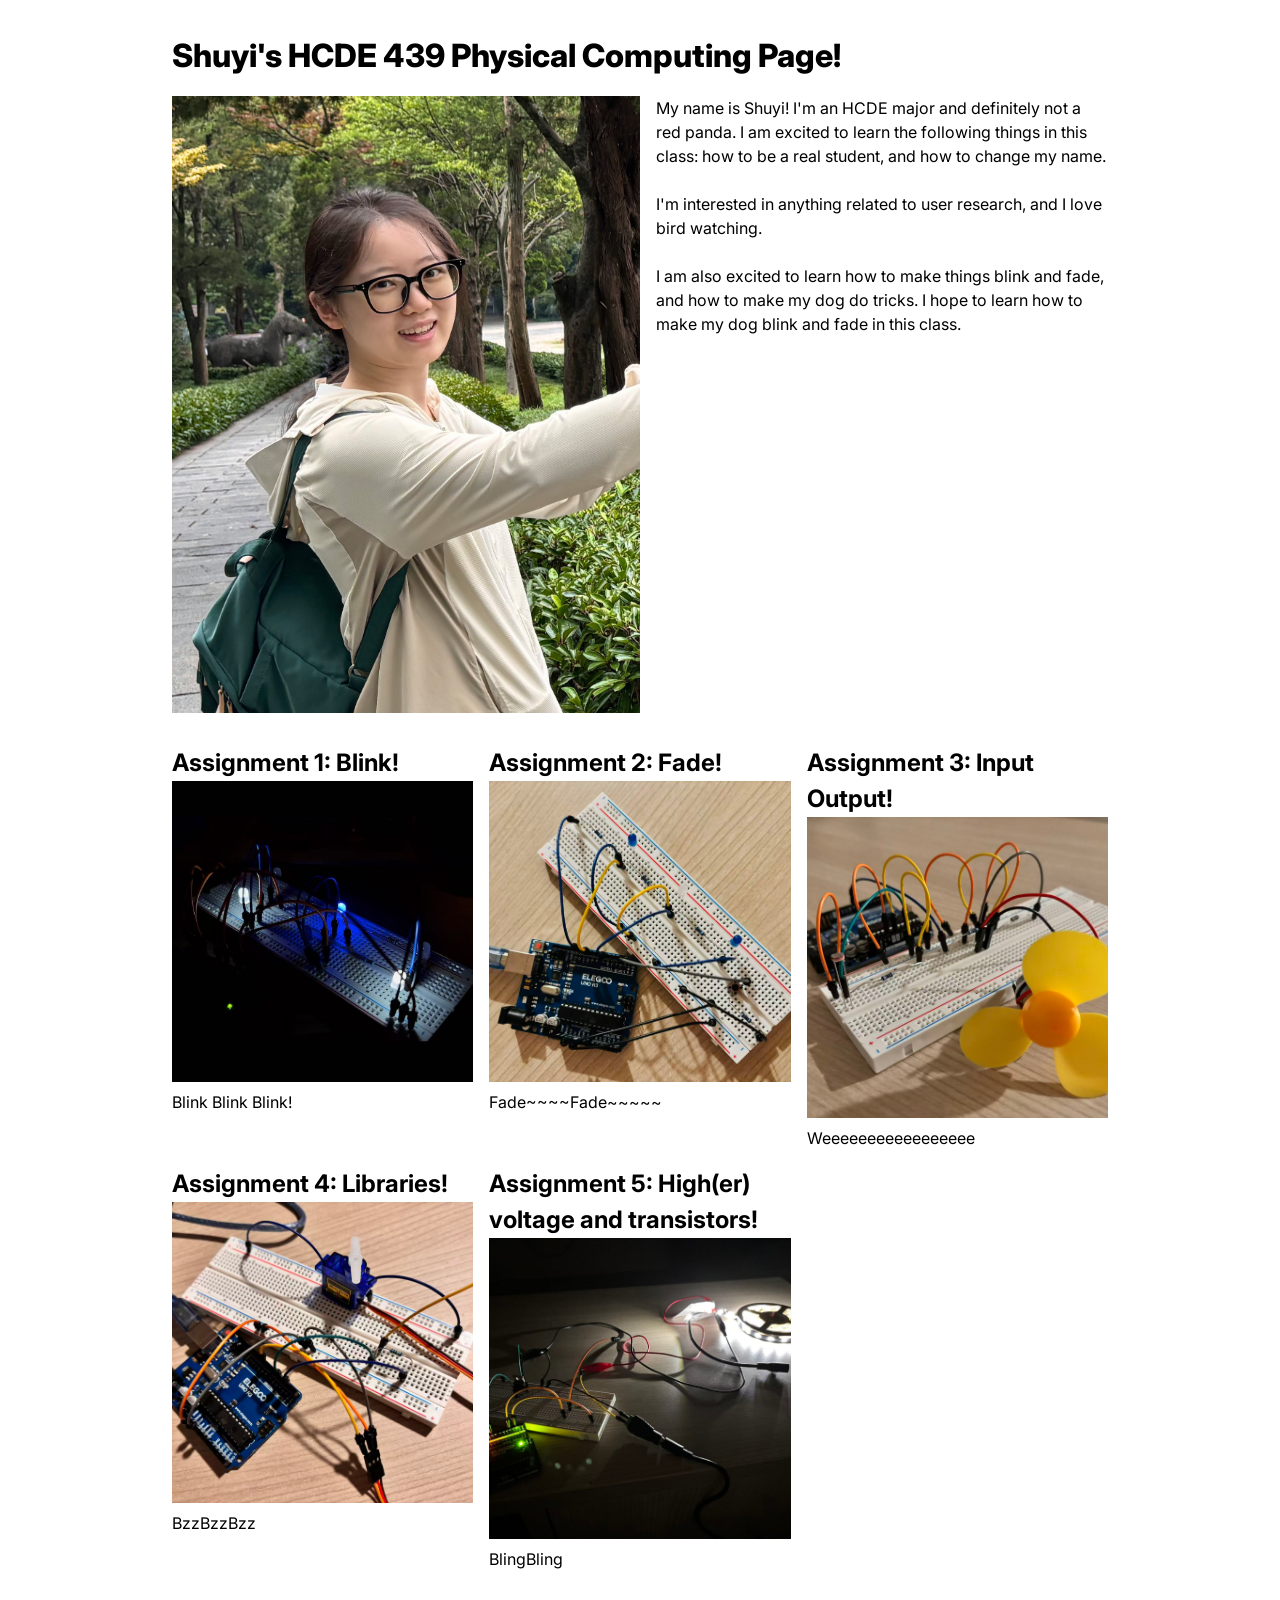
<file: docs/index.html>
<!DOCTYPE html>
<html>
  <head>
    <meta charset="utf-8" />
    <meta name="viewport" content="width=device-width, maximum-scale=1.0" />

    <title>Shuyi's HCDE 439 Physical Computing Page!</title>

    <link href="style.css" rel="stylesheet" />
  </head>
  <body>
    <h1>Shuyi's HCDE 439 Physical Computing Page!</h1>

    <div class="header">
      <img src="me.jpg" />
      <p>
        My name is Shuyi! I'm an HCDE major and definitely not a red
        panda. I am excited to learn the following things in this class: how to
        be a real student, and how to change my name.
      <br><br>
        I'm interested in anything related to user research, and I love bird watching.
      <br><br>
        I am also excited to learn how to make things blink and fade, and how to
        make my dog do tricks. I hope to learn how to make my dog blink and fade
        in this class.
      </p>
    </div>

    <div class="grid">
      <div class="assignment">
        <a href="a1.html">
          <h2>Assignment 1: Blink!</h2>
          <img src="A1.jpg" />
        </a>
        <p>Blink Blink Blink!</p>
      </div>

      <div class="assignment">
        <a href="a2.html">
          <h2>Assignment 2: Fade!</h2>
          <img src="a2_s.jpg" />
        </a>
        <p>Fade~~~~Fade~~~~~</p>
      </div>

      <div class="assignment">
        <a href="a3.html">
          <h2>Assignment 3: Input Output!</h2>
          <img src="a3_s.jpg" />
        </a>
        <p>Weeeeeeeeeeeeeeeee</p>
      </div>

      <div class="assignment">
        <a href="a4.html">
          <h2>Assignment 4: Libraries!</h2>
          <img src="A4.jpg" />
        </a>
        <p>BzzBzzBzz</p>
      </div>

      <div class="assignment">
        <a href="a5.html">
          <h2>Assignment 5: High(er) voltage and transistors!</h2>
          <img src="A5.jpg" />
        </a>
        <p>BlingBling</p>
      </div>
    </div>
  </body>
</html>
</file>
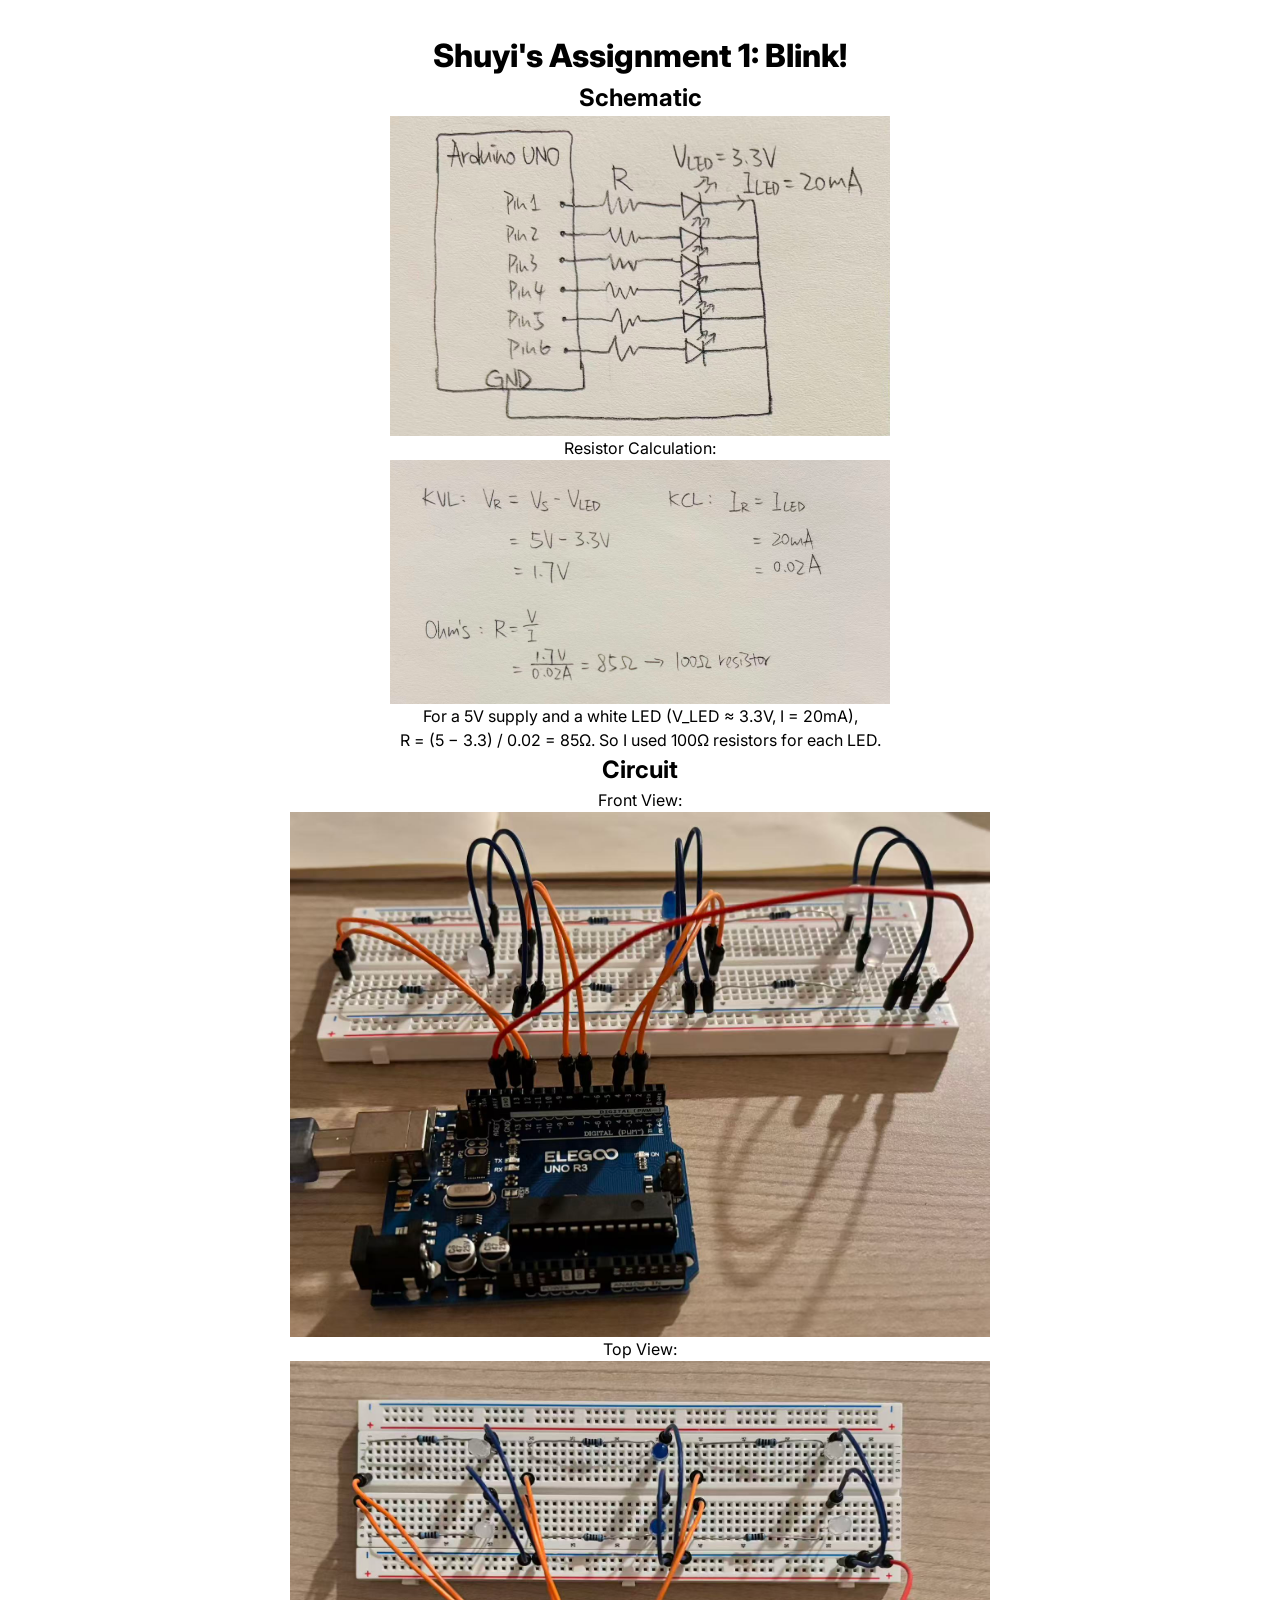
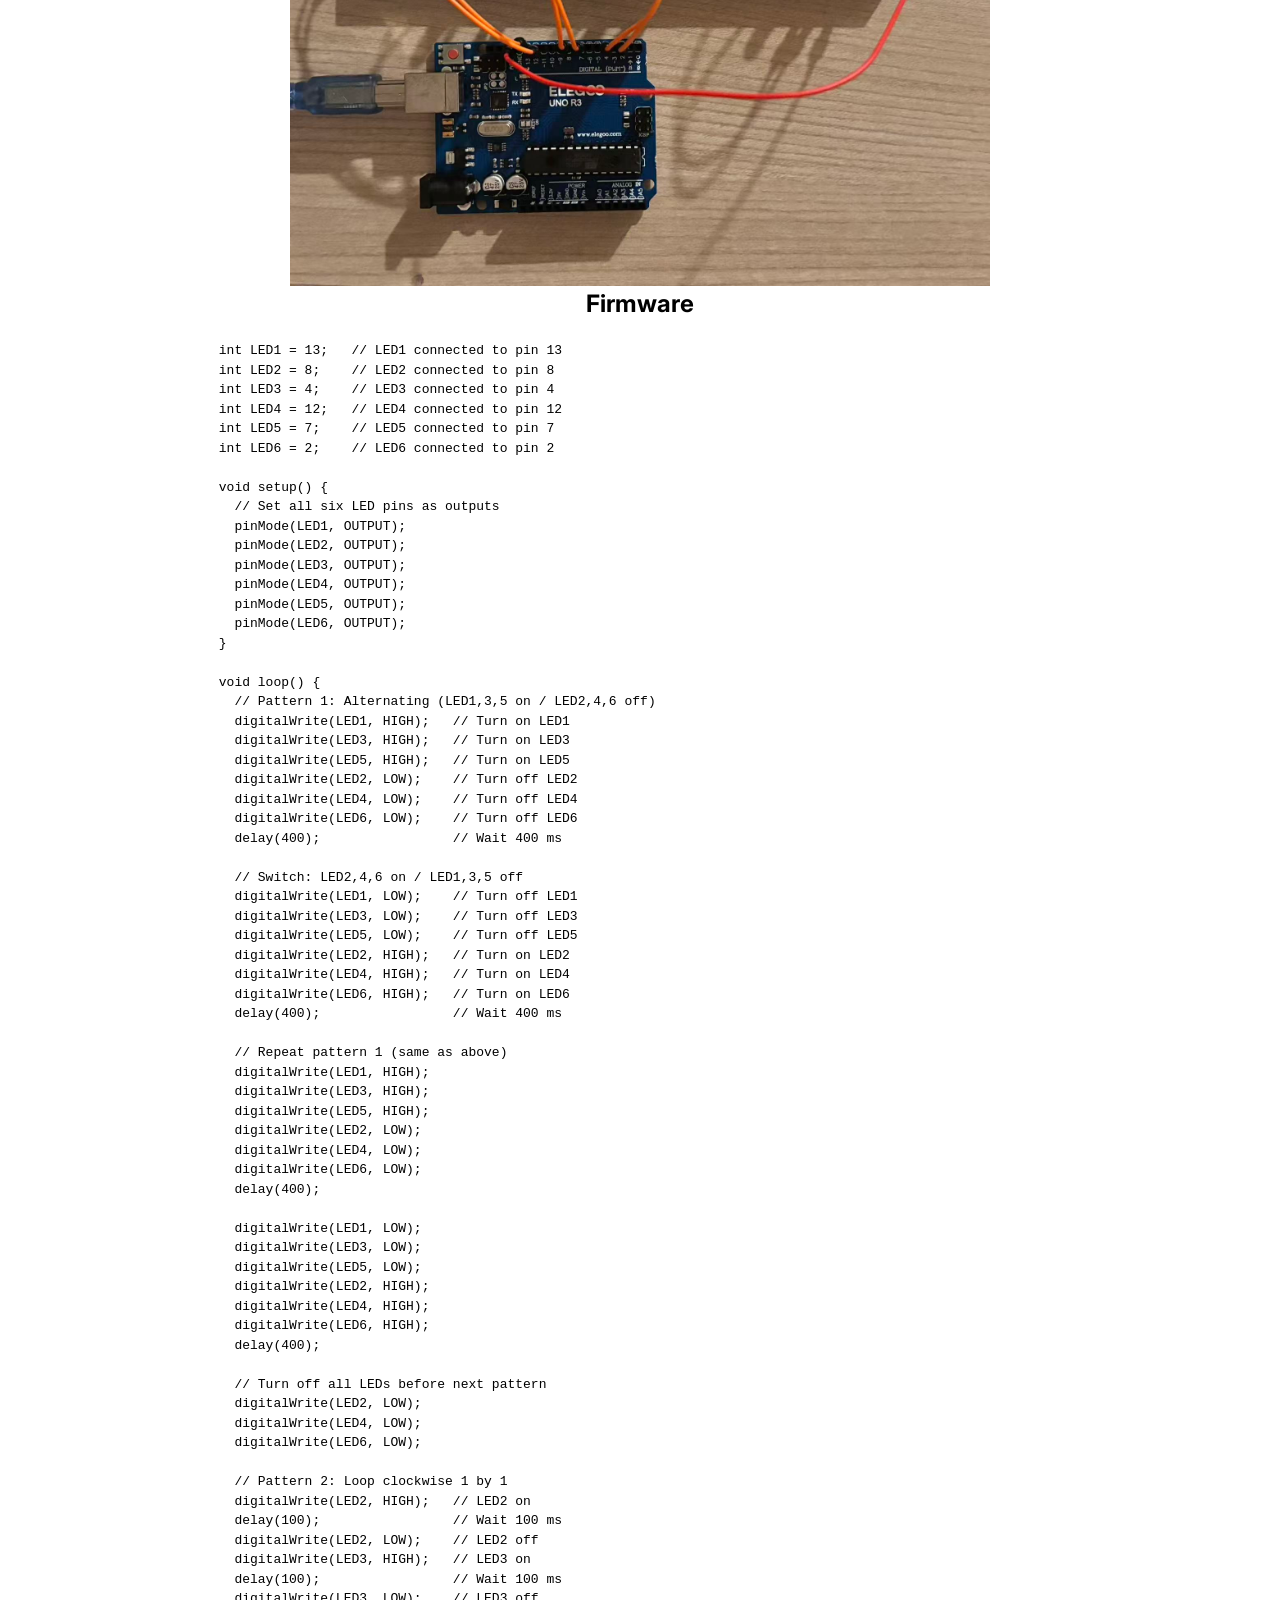
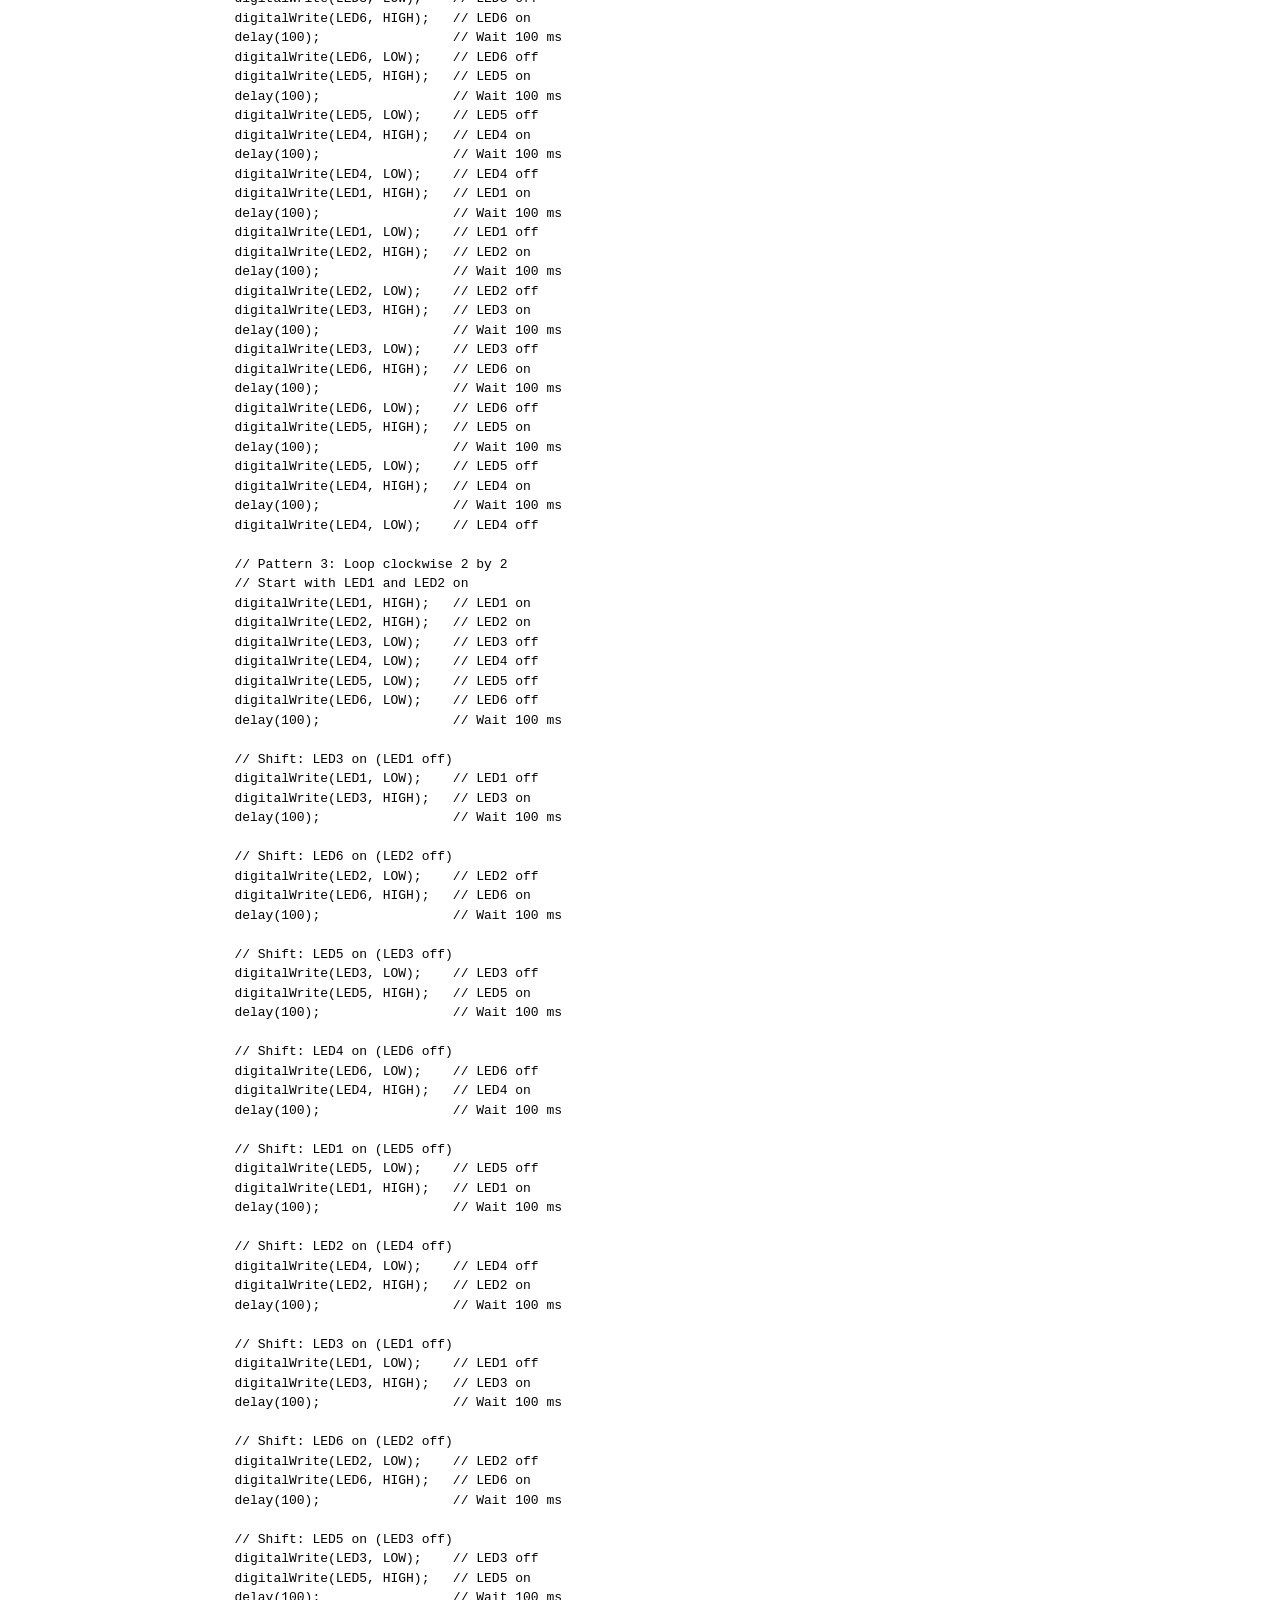
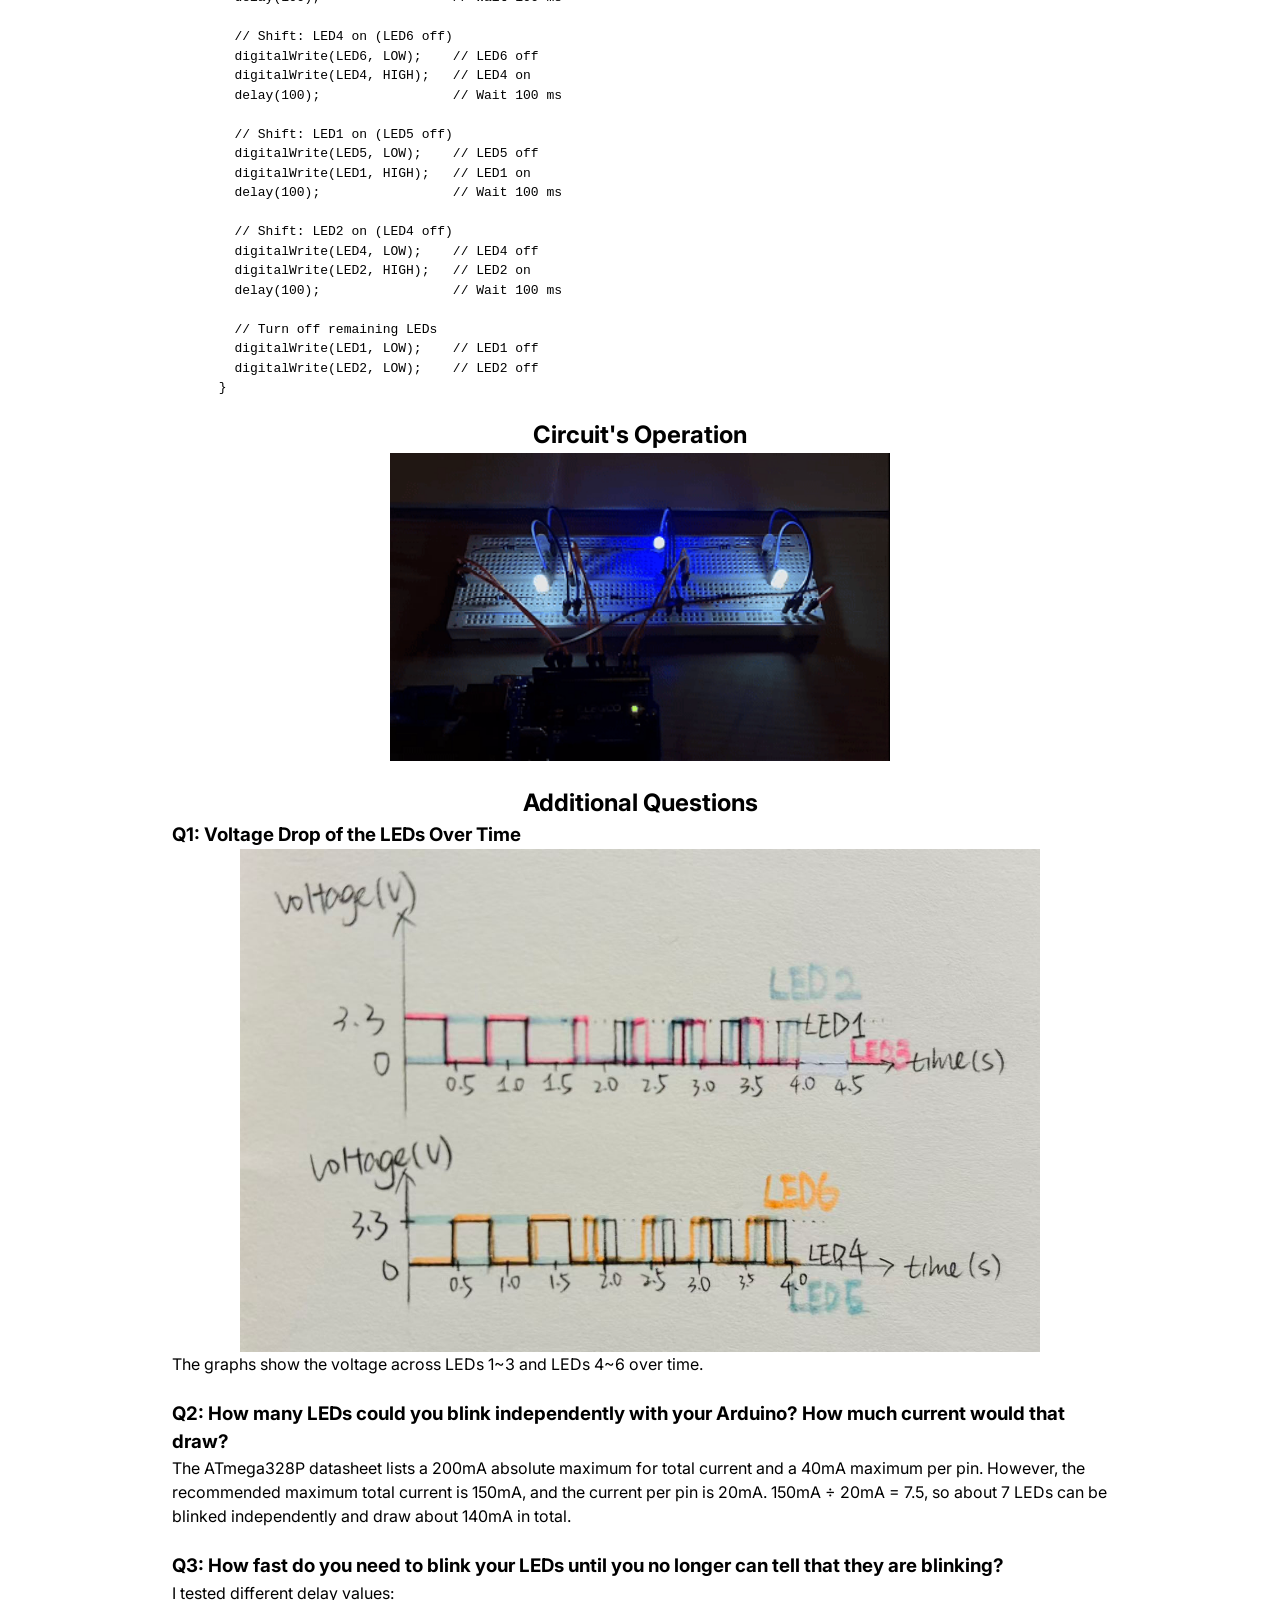
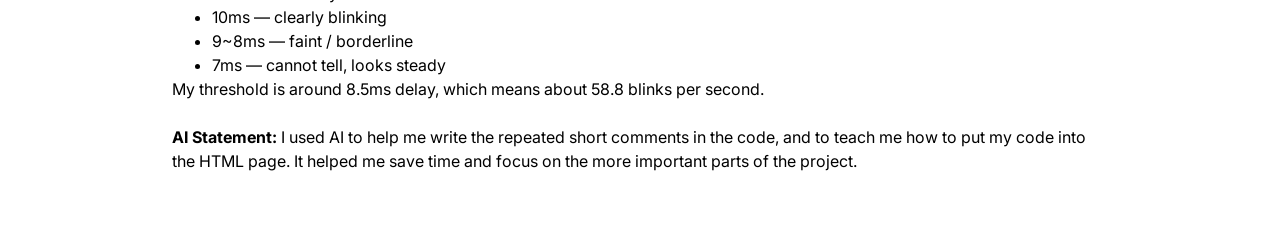
<file: docs/a1.html>
<!DOCTYPE html>
<html>
  <head>
    <meta charset="utf-8" />
    <meta name="viewport" content="width=device-width, maximum-scale=1.0" />

    <title>Shuyi's HCDE 439 Physical Computing Page!</title>

    <link href="style.css" rel="stylesheet" type="text/css" />
  </head>
  <body>
    <h1 style="text-align: center;">Shuyi's Assignment 1: Blink!</h1>
    <div style="width: 500px; margin: 0 auto; text-align: center;">
      <h2>Schematic</h2>
      <img src="a1_sch.jpg" width="500">
      <p>Resistor Calculation: </p>
      <img src="a1_cal.jpg" width="500" alt="Resistor Calculation" />
      <p>For a 5V supply and a white LED (V_LED ≈ 3.3V, I = 20mA), <br>R = (5 − 3.3) / 0.02 = 85Ω. So I used 100Ω resistors for each LED.</p>
    </div>
    <div style="width: 700px; margin: 0 auto; text-align: center;">
      <h2>Circuit</h2>
      <p>Front View:</p>
      <img src="a1_z.jpg" width="700" />
      <p>Top View:</p>
      <img src="a1_s.jpg" width="700" />
    </div>
    <div>
      <h2  style="text-align: center;">Firmware</h2>
      <pre><code>
      int LED1 = 13;   // LED1 connected to pin 13
      int LED2 = 8;    // LED2 connected to pin 8
      int LED3 = 4;    // LED3 connected to pin 4
      int LED4 = 12;   // LED4 connected to pin 12
      int LED5 = 7;    // LED5 connected to pin 7
      int LED6 = 2;    // LED6 connected to pin 2

      void setup() {
        // Set all six LED pins as outputs
        pinMode(LED1, OUTPUT);
        pinMode(LED2, OUTPUT);
        pinMode(LED3, OUTPUT);
        pinMode(LED4, OUTPUT);
        pinMode(LED5, OUTPUT);
        pinMode(LED6, OUTPUT);
      }

      void loop() {
        // Pattern 1: Alternating (LED1,3,5 on / LED2,4,6 off)
        digitalWrite(LED1, HIGH);   // Turn on LED1
        digitalWrite(LED3, HIGH);   // Turn on LED3
        digitalWrite(LED5, HIGH);   // Turn on LED5
        digitalWrite(LED2, LOW);    // Turn off LED2
        digitalWrite(LED4, LOW);    // Turn off LED4
        digitalWrite(LED6, LOW);    // Turn off LED6
        delay(400);                 // Wait 400 ms

        // Switch: LED2,4,6 on / LED1,3,5 off
        digitalWrite(LED1, LOW);    // Turn off LED1
        digitalWrite(LED3, LOW);    // Turn off LED3
        digitalWrite(LED5, LOW);    // Turn off LED5
        digitalWrite(LED2, HIGH);   // Turn on LED2
        digitalWrite(LED4, HIGH);   // Turn on LED4
        digitalWrite(LED6, HIGH);   // Turn on LED6
        delay(400);                 // Wait 400 ms

        // Repeat pattern 1 (same as above)
        digitalWrite(LED1, HIGH);
        digitalWrite(LED3, HIGH);
        digitalWrite(LED5, HIGH);
        digitalWrite(LED2, LOW);
        digitalWrite(LED4, LOW);
        digitalWrite(LED6, LOW);
        delay(400);

        digitalWrite(LED1, LOW);
        digitalWrite(LED3, LOW);
        digitalWrite(LED5, LOW);
        digitalWrite(LED2, HIGH);
        digitalWrite(LED4, HIGH);
        digitalWrite(LED6, HIGH);
        delay(400);

        // Turn off all LEDs before next pattern
        digitalWrite(LED2, LOW);
        digitalWrite(LED4, LOW);
        digitalWrite(LED6, LOW);
        
        // Pattern 2: Loop clockwise 1 by 1
        digitalWrite(LED2, HIGH);   // LED2 on
        delay(100);                 // Wait 100 ms
        digitalWrite(LED2, LOW);    // LED2 off
        digitalWrite(LED3, HIGH);   // LED3 on
        delay(100);                 // Wait 100 ms
        digitalWrite(LED3, LOW);    // LED3 off
        digitalWrite(LED6, HIGH);   // LED6 on
        delay(100);                 // Wait 100 ms
        digitalWrite(LED6, LOW);    // LED6 off
        digitalWrite(LED5, HIGH);   // LED5 on
        delay(100);                 // Wait 100 ms
        digitalWrite(LED5, LOW);    // LED5 off
        digitalWrite(LED4, HIGH);   // LED4 on
        delay(100);                 // Wait 100 ms
        digitalWrite(LED4, LOW);    // LED4 off
        digitalWrite(LED1, HIGH);   // LED1 on
        delay(100);                 // Wait 100 ms
        digitalWrite(LED1, LOW);    // LED1 off
        digitalWrite(LED2, HIGH);   // LED2 on
        delay(100);                 // Wait 100 ms
        digitalWrite(LED2, LOW);    // LED2 off
        digitalWrite(LED3, HIGH);   // LED3 on
        delay(100);                 // Wait 100 ms
        digitalWrite(LED3, LOW);    // LED3 off
        digitalWrite(LED6, HIGH);   // LED6 on
        delay(100);                 // Wait 100 ms
        digitalWrite(LED6, LOW);    // LED6 off
        digitalWrite(LED5, HIGH);   // LED5 on
        delay(100);                 // Wait 100 ms
        digitalWrite(LED5, LOW);    // LED5 off
        digitalWrite(LED4, HIGH);   // LED4 on
        delay(100);                 // Wait 100 ms
        digitalWrite(LED4, LOW);    // LED4 off

        // Pattern 3: Loop clockwise 2 by 2
        // Start with LED1 and LED2 on
        digitalWrite(LED1, HIGH);   // LED1 on
        digitalWrite(LED2, HIGH);   // LED2 on
        digitalWrite(LED3, LOW);    // LED3 off
        digitalWrite(LED4, LOW);    // LED4 off
        digitalWrite(LED5, LOW);    // LED5 off
        digitalWrite(LED6, LOW);    // LED6 off
        delay(100);                 // Wait 100 ms

        // Shift: LED3 on (LED1 off)
        digitalWrite(LED1, LOW);    // LED1 off
        digitalWrite(LED3, HIGH);   // LED3 on
        delay(100);                 // Wait 100 ms

        // Shift: LED6 on (LED2 off)
        digitalWrite(LED2, LOW);    // LED2 off
        digitalWrite(LED6, HIGH);   // LED6 on
        delay(100);                 // Wait 100 ms

        // Shift: LED5 on (LED3 off)
        digitalWrite(LED3, LOW);    // LED3 off
        digitalWrite(LED5, HIGH);   // LED5 on
        delay(100);                 // Wait 100 ms

        // Shift: LED4 on (LED6 off)
        digitalWrite(LED6, LOW);    // LED6 off
        digitalWrite(LED4, HIGH);   // LED4 on
        delay(100);                 // Wait 100 ms

        // Shift: LED1 on (LED5 off)
        digitalWrite(LED5, LOW);    // LED5 off
        digitalWrite(LED1, HIGH);   // LED1 on
        delay(100);                 // Wait 100 ms

        // Shift: LED2 on (LED4 off)
        digitalWrite(LED4, LOW);    // LED4 off
        digitalWrite(LED2, HIGH);   // LED2 on
        delay(100);                 // Wait 100 ms

        // Shift: LED3 on (LED1 off)
        digitalWrite(LED1, LOW);    // LED1 off
        digitalWrite(LED3, HIGH);   // LED3 on
        delay(100);                 // Wait 100 ms

        // Shift: LED6 on (LED2 off)
        digitalWrite(LED2, LOW);    // LED2 off
        digitalWrite(LED6, HIGH);   // LED6 on
        delay(100);                 // Wait 100 ms

        // Shift: LED5 on (LED3 off)
        digitalWrite(LED3, LOW);    // LED3 off
        digitalWrite(LED5, HIGH);   // LED5 on
        delay(100);                 // Wait 100 ms

        // Shift: LED4 on (LED6 off)
        digitalWrite(LED6, LOW);    // LED6 off
        digitalWrite(LED4, HIGH);   // LED4 on
        delay(100);                 // Wait 100 ms

        // Shift: LED1 on (LED5 off)
        digitalWrite(LED5, LOW);    // LED5 off
        digitalWrite(LED1, HIGH);   // LED1 on
        delay(100);                 // Wait 100 ms

        // Shift: LED2 on (LED4 off)
        digitalWrite(LED4, LOW);    // LED4 off
        digitalWrite(LED2, HIGH);   // LED2 on
        delay(100);                 // Wait 100 ms

        // Turn off remaining LEDs
        digitalWrite(LED1, LOW);    // LED1 off
        digitalWrite(LED2, LOW);    // LED2 off
      }
      </code></pre>
    </div>
    <div style="width: 500px; margin: 0 auto; text-align: center;">
      <h2>Circuit's Operation</h2>
      <img src="a1.gif" width="500" />
      <br>
    </div>
    <div>
      <h2 style="text-align: center;">Additional Questions</h2>
      <h3>Q1: Voltage Drop of the LEDs Over Time</h3>
      <img src="a1_vt.jpg" width="800" />
      <p>
        The graphs show the voltage across LEDs 1~3 and LEDs 4~6 over time.
      </p>
      <br>
      <h3>Q2: How many LEDs could you blink independently with your Arduino? How much current would that draw?</h3>
      <p>
        The ATmega328P datasheet lists a 200mA absolute maximum for total current and a 40mA maximum per pin.
        However, the recommended maximum total current is 150mA, and the current per pin is 20mA. 
        150mA ÷ 20mA = 7.5, so about 7 LEDs can be blinked independently and draw about 140mA in total.
      </p>
      <br>
      <h3>Q3: How fast do you need to blink your LEDs until you no longer can tell that they are blinking?</h3>
      <p>I tested different delay values:</p>
      <ul>
        <li>10ms — clearly blinking</li>
        <li>9~8ms — faint / borderline</li>
        <li>7ms — cannot tell, looks steady</li>
      </ul>
      <p>
        My threshold is around 8.5ms delay, which means about 58.8 blinks per second. 
      </p>
      <br>
      <p><b>AI Statement:</b> 
        I used AI to help me write the repeated short comments in the code, 
        and to teach me how to put my code into the HTML page. 
        It helped me save time and focus on the more important parts of the project.
      </p>
      <br>
    </div>
  </body>
</html>
</file>
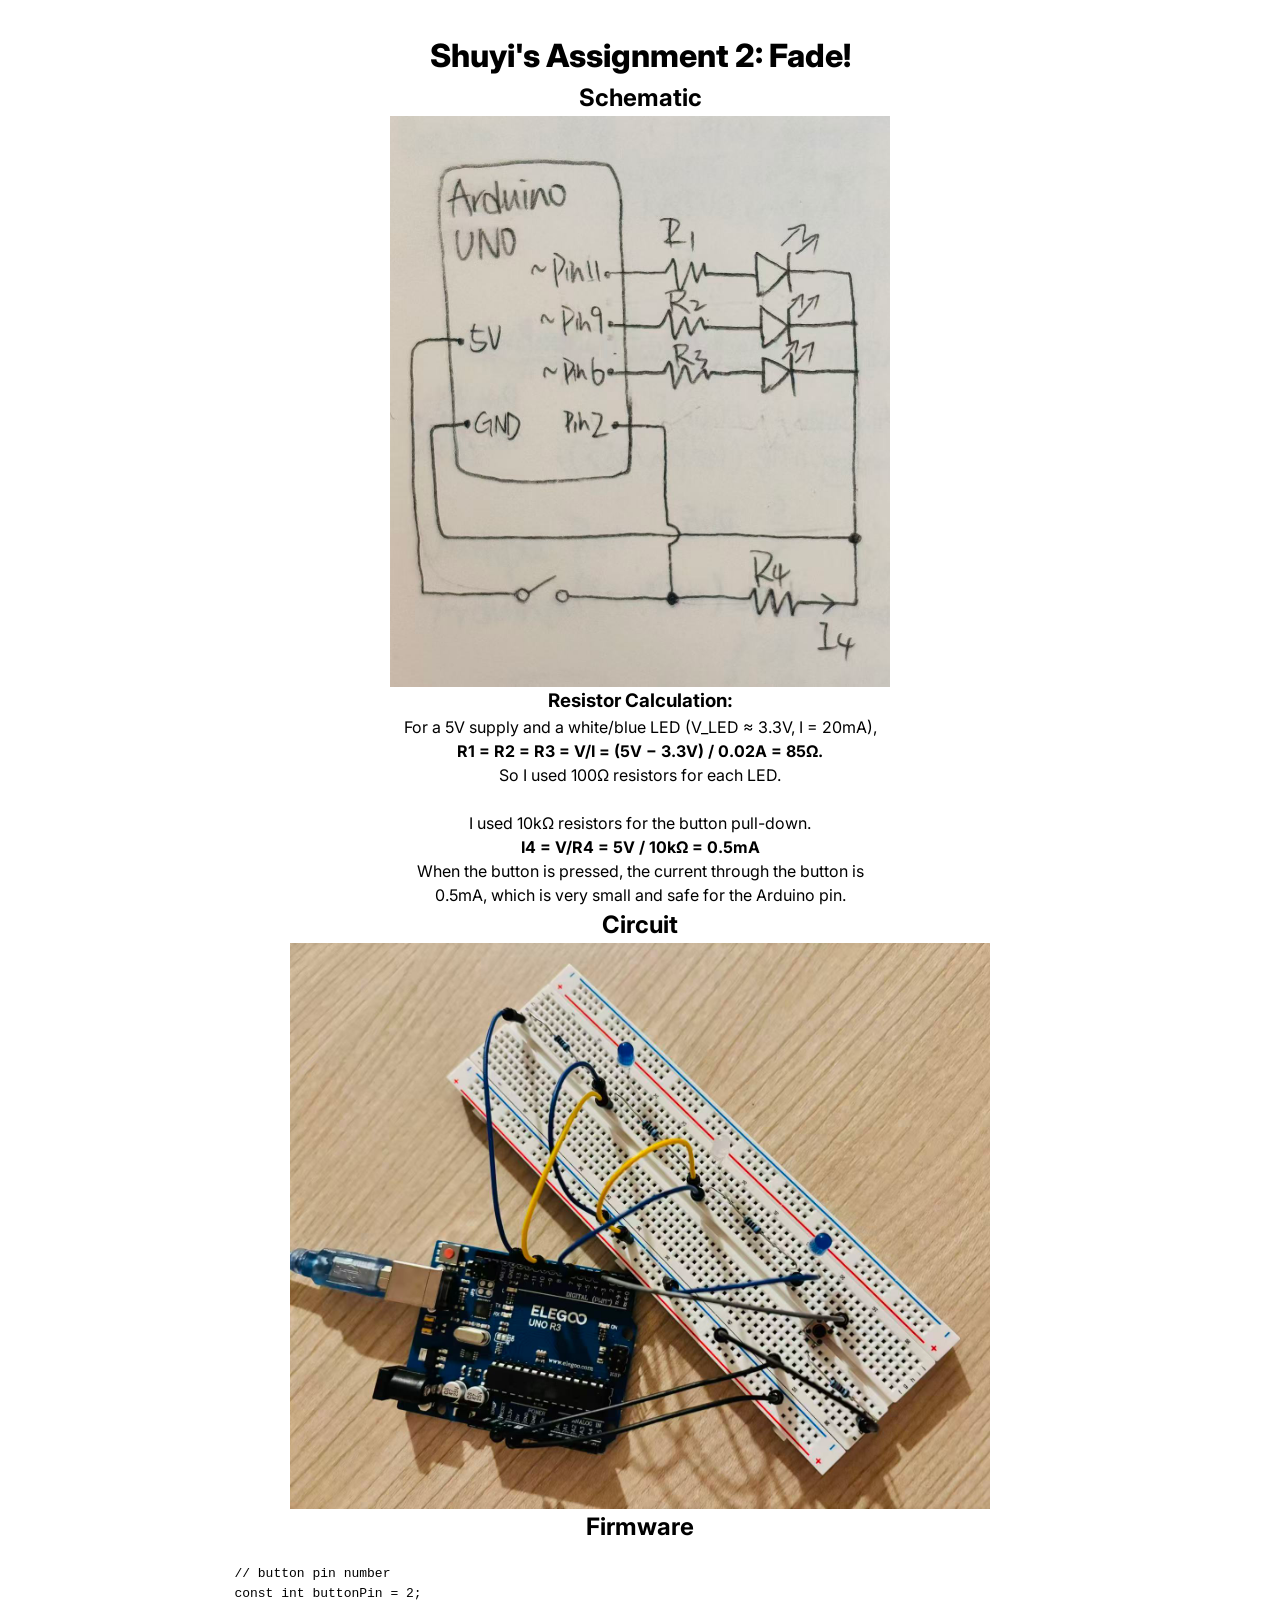
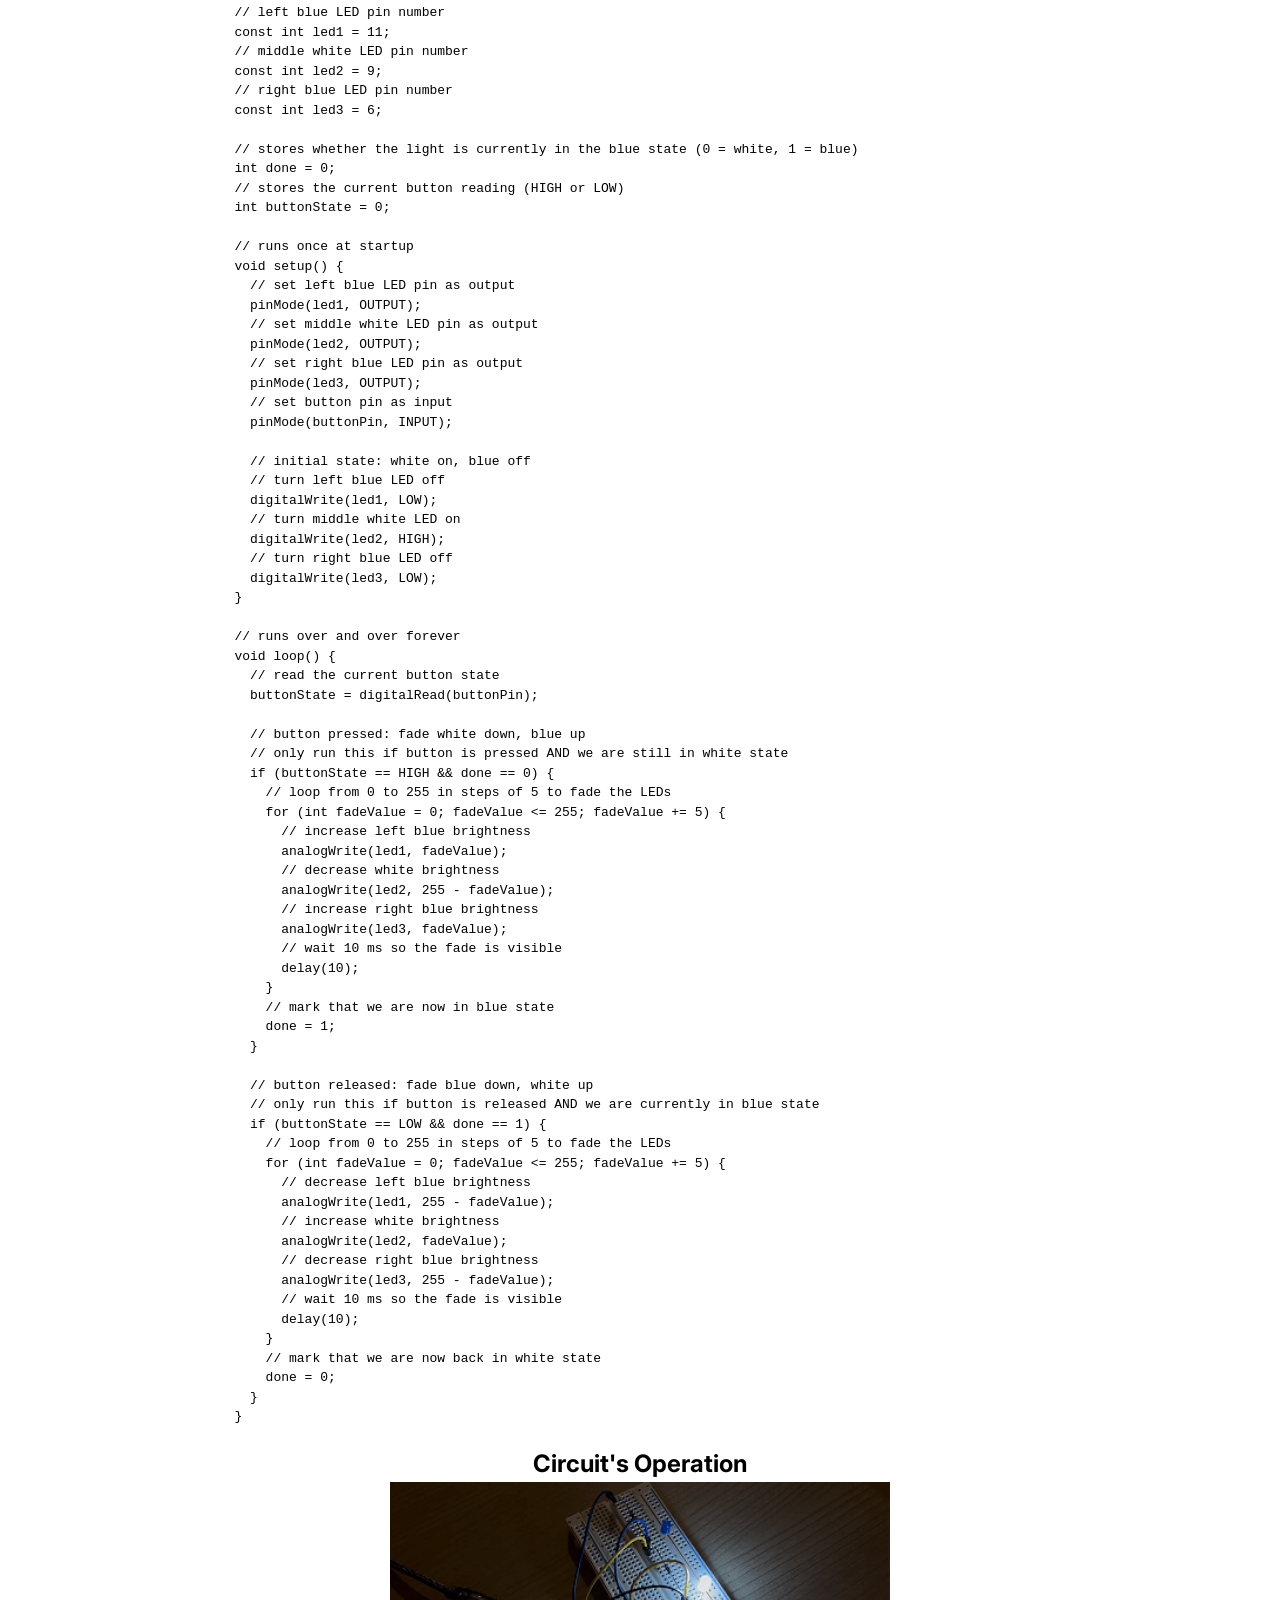
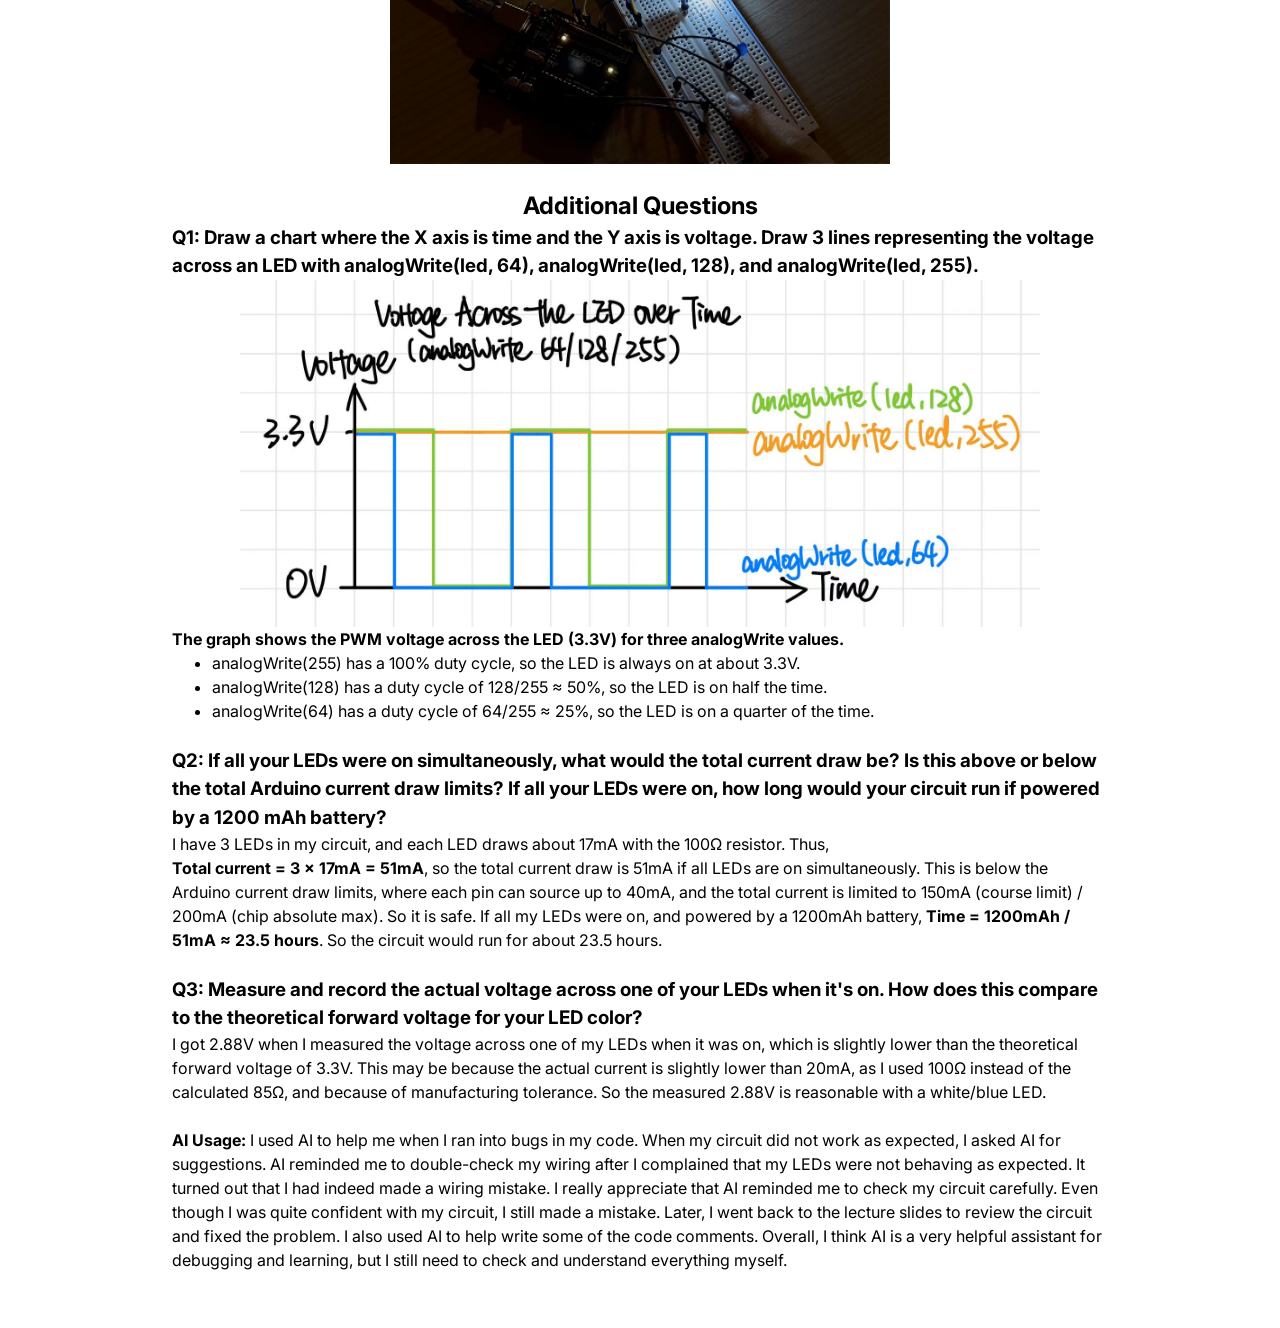
<file: docs/a2.html>
<!DOCTYPE html>
<html>
  <head>
    <meta charset="utf-8" />
    <meta name="viewport" content="width=device-width, maximum-scale=1.0" />

    <title>Shuyi's HCDE 439 Physical Computing Page!</title>

    <link href="style.css" rel="stylesheet" type="text/css" />
  </head>
  <body>
    <h1 style="text-align: center;">Shuyi's Assignment 2: Fade!</h1>
    <div style="width: 500px; margin: 0 auto; text-align: center;">
      <h2>Schematic</h2>
      <img src="a2_sch.jpg" width="500">
      <h3>Resistor Calculation:</h3>
      <div>
          <p>For a 5V supply and a white/blue LED (V_LED ≈ 3.3V, I = 20mA), 
          <br><b>R1 = R2 = R3 = V/I = (5V − 3.3V) / 0.02A = 85Ω. </b>
          <br>So I used 100Ω resistors for each LED.
          <br>
          <br>I used 10kΩ resistors for the button pull-down.
          <br><b>I4 = V/R4 = 5V / 10kΩ = 0.5mA</b>
          <br>When the button is pressed, the current through the button is 0.5mA,
          which is very small and safe for the Arduino pin.
        </p>
      </div>      
    </div>
    <div style="width: 700px; margin: 0 auto; text-align: center;">
      <h2>Circuit</h2>
      <img src="a2_s.jpg" width="700" />
    </div>
    <div>
      <h2  style="text-align: center;">Firmware</h2>
      <pre><code>
        // button pin number
        const int buttonPin = 2;
        // left blue LED pin number
        const int led1 = 11;
        // middle white LED pin number
        const int led2 = 9;
        // right blue LED pin number
        const int led3 = 6;

        // stores whether the light is currently in the blue state (0 = white, 1 = blue)
        int done = 0;
        // stores the current button reading (HIGH or LOW)
        int buttonState = 0;

        // runs once at startup
        void setup() {
          // set left blue LED pin as output
          pinMode(led1, OUTPUT);
          // set middle white LED pin as output
          pinMode(led2, OUTPUT);
          // set right blue LED pin as output
          pinMode(led3, OUTPUT);
          // set button pin as input
          pinMode(buttonPin, INPUT);

          // initial state: white on, blue off
          // turn left blue LED off
          digitalWrite(led1, LOW);
          // turn middle white LED on
          digitalWrite(led2, HIGH);
          // turn right blue LED off
          digitalWrite(led3, LOW);
        }

        // runs over and over forever
        void loop() {
          // read the current button state
          buttonState = digitalRead(buttonPin);

          // button pressed: fade white down, blue up
          // only run this if button is pressed AND we are still in white state
          if (buttonState == HIGH && done == 0) {
            // loop from 0 to 255 in steps of 5 to fade the LEDs
            for (int fadeValue = 0; fadeValue <= 255; fadeValue += 5) {
              // increase left blue brightness
              analogWrite(led1, fadeValue);
              // decrease white brightness
              analogWrite(led2, 255 - fadeValue);
              // increase right blue brightness
              analogWrite(led3, fadeValue);
              // wait 10 ms so the fade is visible
              delay(10);
            }
            // mark that we are now in blue state
            done = 1;
          }

          // button released: fade blue down, white up
          // only run this if button is released AND we are currently in blue state
          if (buttonState == LOW && done == 1) {
            // loop from 0 to 255 in steps of 5 to fade the LEDs
            for (int fadeValue = 0; fadeValue <= 255; fadeValue += 5) {
              // decrease left blue brightness
              analogWrite(led1, 255 - fadeValue);
              // increase white brightness
              analogWrite(led2, fadeValue);
              // decrease right blue brightness
              analogWrite(led3, 255 - fadeValue);
              // wait 10 ms so the fade is visible
              delay(10);
            }
            // mark that we are now back in white state
            done = 0;
          }
        }
      </code></pre>
    </div>
    <div style="width: 500px; margin: 0 auto; text-align: center;">
      <h2>Circuit's Operation</h2>
      <img src="fade.gif" width="500" />
      <br>
    </div>
    <div>
      <h2 style="text-align: center;">Additional Questions</h2>
      <h3>Q1: Draw a chart where the X axis is time and the Y axis is voltage. Draw 3 lines representing the 
        voltage across an LED with analogWrite(led, 64), analogWrite(led, 128), and analogWrite(led, 255).</h3>
      <img src="a2_vt.jpg" width="800" />
      <p>
        <b>The graph shows the PWM voltage across the LED (3.3V) for three analogWrite values.</b>
      </p>
      <ul>
        <li>analogWrite(255) has a 100% duty cycle, so the LED is always on at about 3.3V.</li>
        <li>analogWrite(128) has a duty cycle of 128/255 ≈ 50%, so the LED is on half the time.</li>
        <li>analogWrite(64) has a duty cycle of 64/255 ≈ 25%, so the LED is on a quarter of the time.</li>
      </ul>
      <br>
      <h3>Q2: If all your LEDs were on simultaneously, what would the total current draw be? Is this above or 
        below the total Arduino current draw limits? If all your LEDs were on, how long would your circuit run 
        if powered by a 1200 mAh battery?</h3>
      <p>
        I have 3 LEDs in my circuit, and each LED draws about 17mA with the 100Ω resistor. Thus,
        <br><b>Total current = 3 × 17mA = 51mA</b>, so the total current draw is 51mA if all LEDs are on simultaneously.
        This is below the Arduino current draw limits, where each pin can source up to 40mA, and the total current is limited to 150mA (course limit) / 200mA (chip absolute max). So it is safe.
        If all my LEDs were on, and powered by a 1200mAh battery,
        <b>Time = 1200mAh / 51mA ≈ 23.5 hours</b>.
        So the circuit would run for about 23.5 hours.
      </p>
      <br>
      <h3>Q3: Measure and record the actual voltage across one of your LEDs when it's on. How does this 
        compare to the theoretical forward voltage for your LED color?</h3>
      <p>
        I got 2.88V when I measured the voltage across one of my LEDs when it was on, which is slightly lower than the theoretical forward voltage of 3.3V.
        This may be because the actual current is slightly lower than 20mA, as I used 100Ω instead of the calculated 85Ω, and because of manufacturing tolerance.
        So the measured 2.88V is reasonable with a white/blue LED.
      </p>
      <br>
      <p><b>AI Usage:</b> 
        I used AI to help me when I ran into bugs in my code. When my circuit did not work as expected, I asked AI for suggestions.
        AI reminded me to double-check my wiring after I complained that my LEDs were not behaving as expected. It turned out that I had indeed made a wiring mistake. I really appreciate that AI reminded me to check my circuit carefully.
        Even though I was quite confident with my circuit, I still made a mistake. Later, I went back to the lecture slides to review the circuit and fixed the problem.
        I also used AI to help write some of the code comments. Overall, I think AI is a very helpful assistant for debugging and learning, but I still need to check and understand everything myself.
      </p>
      <br>
    </div>
  </body>
</html>
</file>
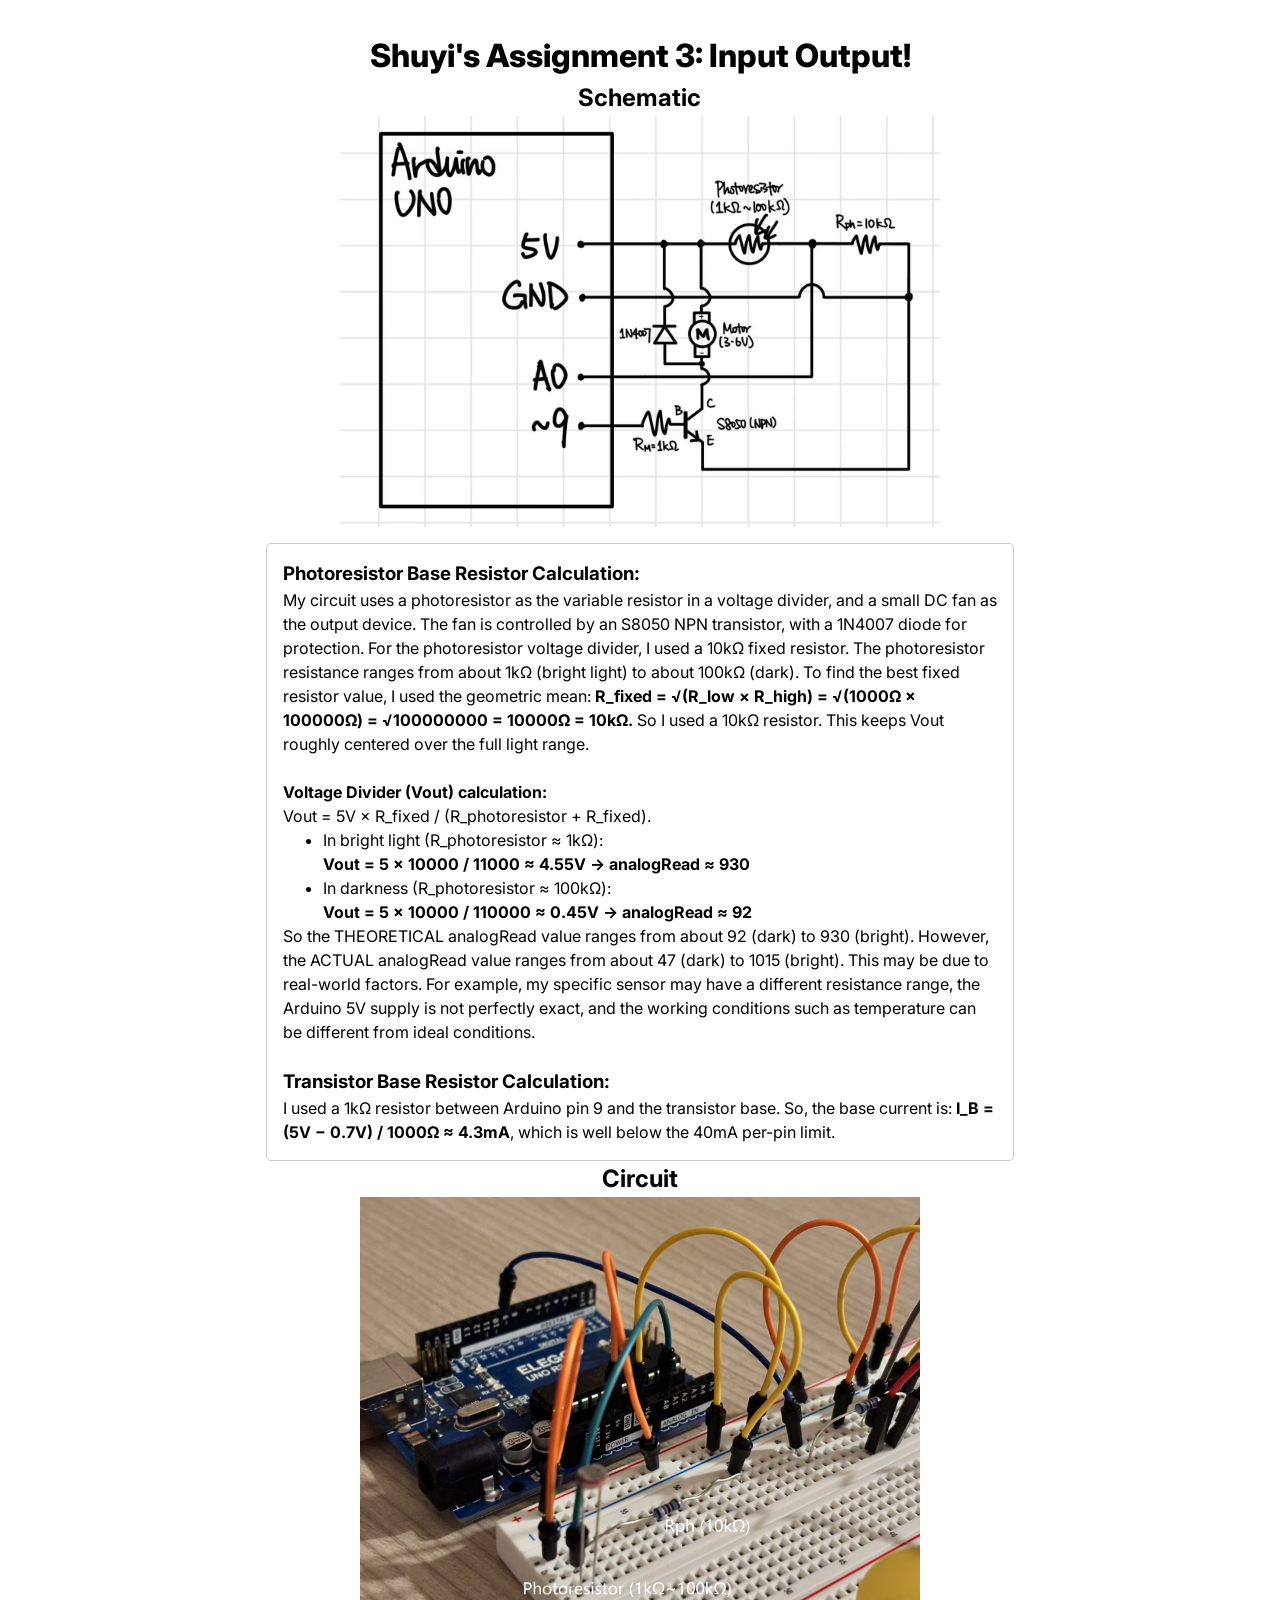
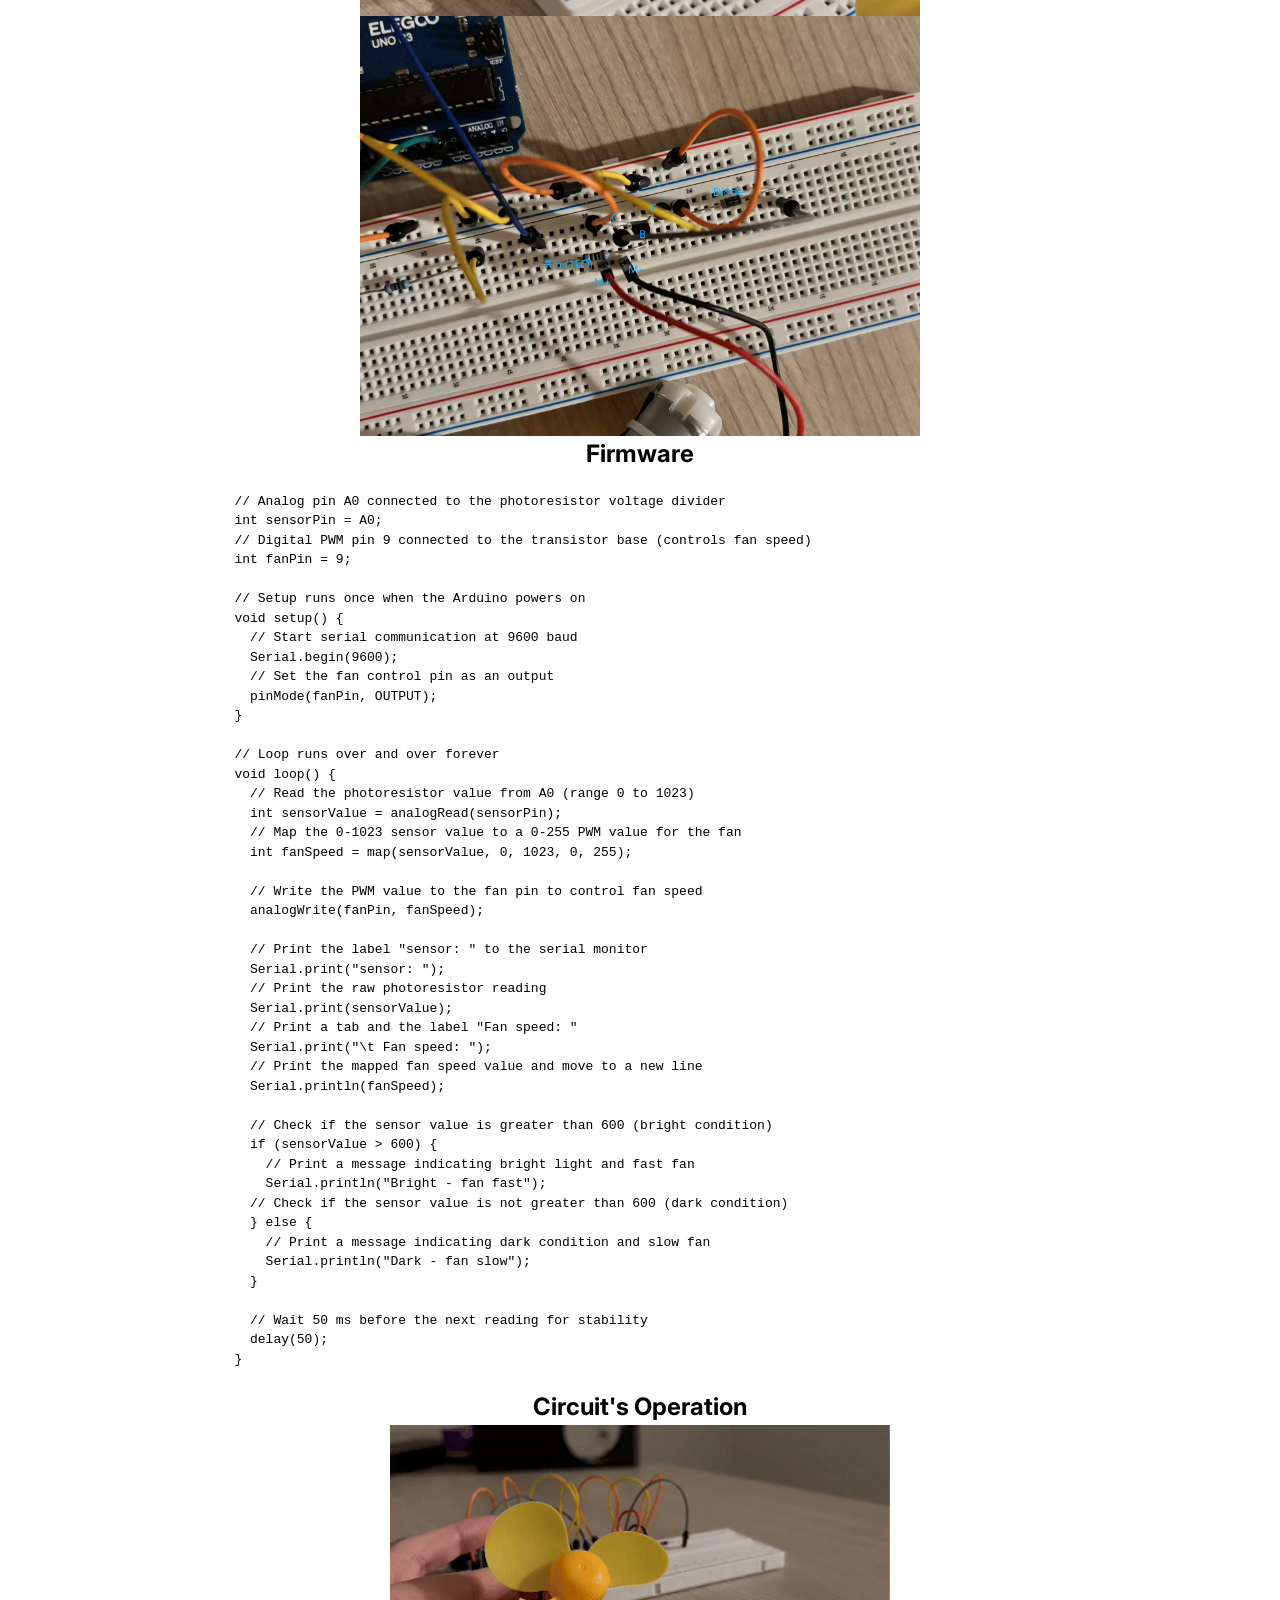
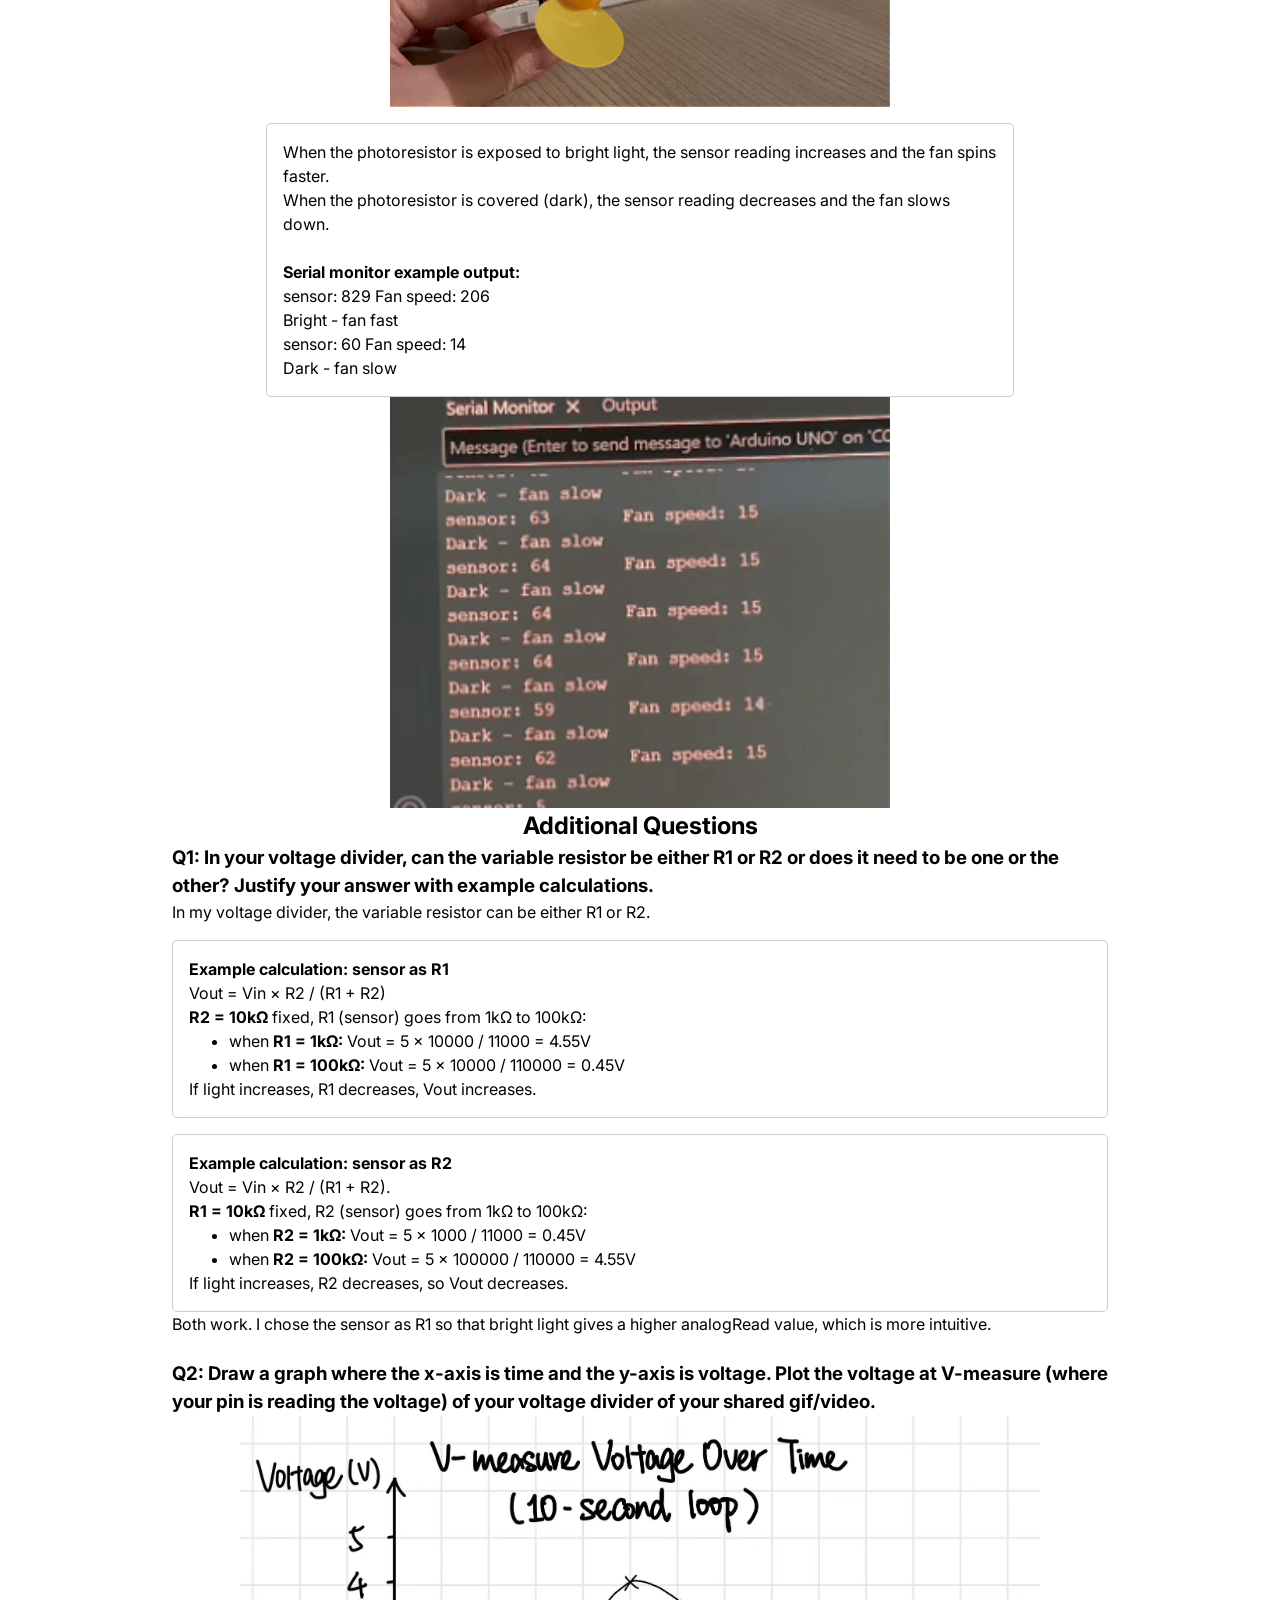
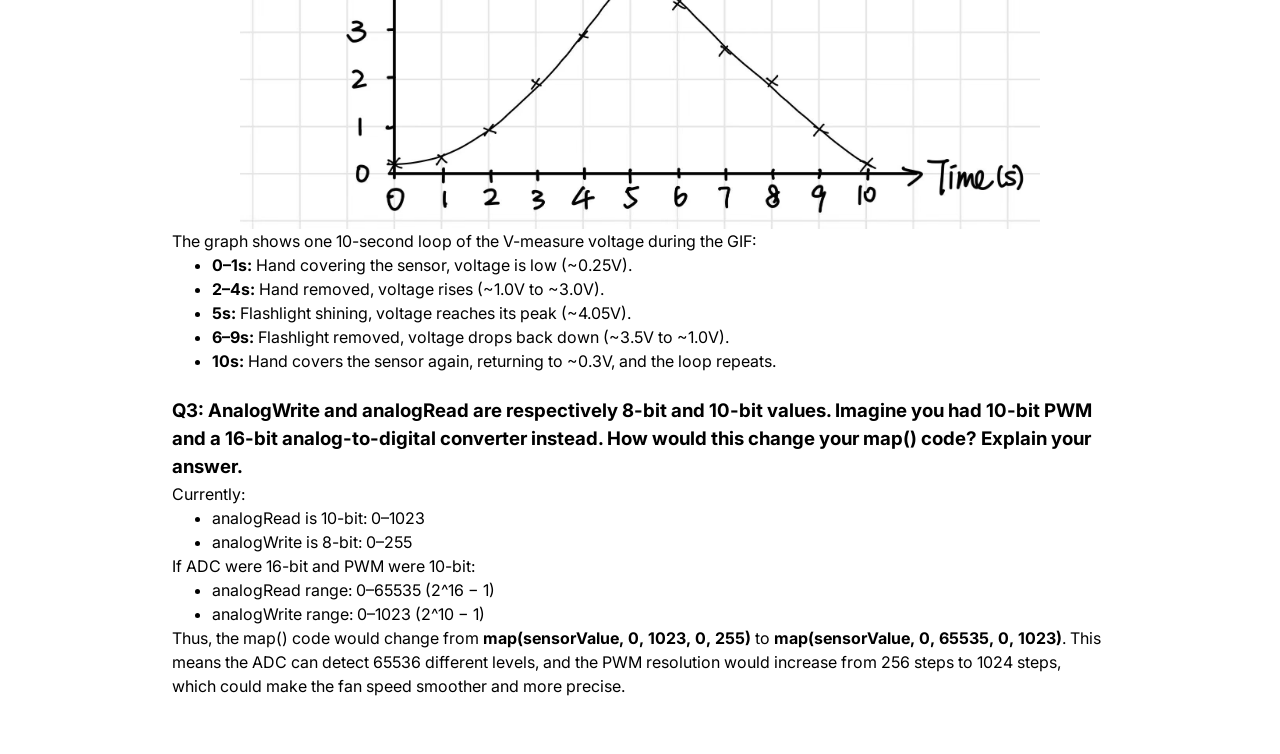
<file: docs/a3.html>
<!DOCTYPE html>
<html>
  <head>
    <meta charset="utf-8" />
    <meta name="viewport" content="width=device-width, maximum-scale=1.0" />

    <title>Shuyi's HCDE 439 Physical Computing Page!</title>

    <link href="style.css" rel="stylesheet" type="text/css" />
  </head>
  <body>
    <h1 style="text-align: center;">Shuyi's Assignment 3: Input Output!</h1>
    <div style="width: 80%; margin: 0 auto; text-align: center;">
      <h2>Schematic</h2>
      <img src="a3_sch.jpg" width="80%" id="a3_sch">
      <div class="resistor-calculation">
      <h3>Photoresistor Base Resistor Calculation:</h3>
        <p>My circuit uses a photoresistor as the variable resistor in a voltage divider, and a small DC fan as the output device.
          The fan is controlled by an S8050 NPN transistor, with a 1N4007 diode for protection. 
          For the photoresistor voltage divider, I used a 10kΩ fixed resistor. The photoresistor resistance ranges from about 1kΩ (bright light) to about 100kΩ (dark).
          To find the best fixed resistor value, I used the geometric mean:
          <b>R_fixed = √(R_low × R_high) = √(1000Ω × 100000Ω) = √100000000 = 10000Ω = 10kΩ. </b>
          So I used a 10kΩ resistor. This keeps Vout roughly centered over the full light range.
          <br><br>
          <h4>Voltage Divider (Vout) calculation:</h4>
          Vout = 5V × R_fixed / (R_photoresistor + R_fixed).
          <ul>
            <li>In bright light (R_photoresistor ≈ 1kΩ): <br><b>Vout = 5 × 10000 / 11000 ≈ 4.55V → analogRead ≈ 930</b></li>
            <li>In darkness (R_photoresistor ≈ 100kΩ): <br><b>Vout = 5 × 10000 / 110000 ≈ 0.45V → analogRead ≈ 92</b></li>
          </ul>
          So the THEORETICAL analogRead value ranges from about 92 (dark) to 930 (bright).
          However, the ACTUAL analogRead value ranges from about 47 (dark) to 1015 (bright).
          This may be due to real-world factors. For example, my specific sensor may have a different resistance range, 
          the Arduino 5V supply is not perfectly exact, and the working conditions such as temperature can be different from ideal conditions.
          <br><br>
        </p>
        <h3>Transistor Base Resistor Calculation:</h3>
        <p>
          I used a 1kΩ resistor between Arduino pin 9 and the transistor base.
          So, the base current is:
          <b>I_B = (5V − 0.7V) / 1000Ω ≈ 4.3mA</b>,
          which is well below the 40mA per-pin limit.
        </p>
      </div>
    </div>
    <div style="width: 700px; margin: 0 auto; text-align: center;">
      <h2>Circuit</h2>
      <img src="a3_s1.png" width="80%" />
      <img src="a3_s2.png" width="80%" />
    </div>
    <div>
      <h2  style="text-align: center;">Firmware</h2>
      <pre><code>
        // Analog pin A0 connected to the photoresistor voltage divider
        int sensorPin = A0;
        // Digital PWM pin 9 connected to the transistor base (controls fan speed)
        int fanPin = 9;

        // Setup runs once when the Arduino powers on
        void setup() {
          // Start serial communication at 9600 baud
          Serial.begin(9600);
          // Set the fan control pin as an output
          pinMode(fanPin, OUTPUT);
        }

        // Loop runs over and over forever
        void loop() {
          // Read the photoresistor value from A0 (range 0 to 1023)
          int sensorValue = analogRead(sensorPin);
          // Map the 0-1023 sensor value to a 0-255 PWM value for the fan
          int fanSpeed = map(sensorValue, 0, 1023, 0, 255);

          // Write the PWM value to the fan pin to control fan speed
          analogWrite(fanPin, fanSpeed);

          // Print the label "sensor: " to the serial monitor
          Serial.print("sensor: ");
          // Print the raw photoresistor reading
          Serial.print(sensorValue);
          // Print a tab and the label "Fan speed: "
          Serial.print("\t Fan speed: ");
          // Print the mapped fan speed value and move to a new line
          Serial.println(fanSpeed);

          // Check if the sensor value is greater than 600 (bright condition)
          if (sensorValue > 600) {
            // Print a message indicating bright light and fast fan
            Serial.println("Bright - fan fast");
          // Check if the sensor value is not greater than 600 (dark condition)
          } else {
            // Print a message indicating dark condition and slow fan
            Serial.println("Dark - fan slow");
          }

          // Wait 50 ms before the next reading for stability
          delay(50);
        }
      </code></pre>
    </div>
    <div style="width: 80%; margin: 0 auto; text-align: center;">
      <h2>Circuit's Operation</h2>
      <img src="a3.gif" width="500" />
      <div class="resistor-calculation">
        When the photoresistor is exposed to bright light, the sensor reading increases and the fan spins faster.
        <br>When the photoresistor is covered (dark), the sensor reading decreases and the fan slows down.
        <br><br>
        <b>Serial monitor example output:</b>
        <br>sensor: 829	 Fan speed: 206
        <br>Bright - fan fast
        <br>sensor: 60	 Fan speed: 14
        <br>Dark - fan slow
      </div>
      <img src="a3_2.gif" width="500" />
    </div>
    <div>
      <h2 style="text-align: center;">Additional Questions</h2>
      <h3>Q1: In your voltage divider, can the variable resistor be either R1 or R2 or does it need to be 
        one or the other? Justify your answer with example calculations.</h3>
      <p>
        In my voltage divider, the variable resistor can be either R1 or R2.
      </p>
      <div class="resistor-calculation">
        <p>
          <b>Example calculation: sensor as R1</b><br>
          Vout = Vin × R2 / (R1 + R2)<br>
          <b>R2 = 10kΩ</b> fixed, R1 (sensor) goes from 1kΩ to 100kΩ:<br>
          <ul>
            <li>when <b>R1 = 1kΩ:</b> Vout = 5 × 10000 / 11000 = 4.55V</li>
            <li>when <b>R1 = 100kΩ:</b> Vout = 5 × 10000 / 110000 = 0.45V</li>
          </ul>
          If light increases, R1 decreases, Vout increases.<br>
        </p>
      </div>

      <div class="resistor-calculation">
        <p>
          <b>Example calculation: sensor as R2</b><br>
          Vout = Vin × R2 / (R1 + R2).<br>
          <b>R1 = 10kΩ</b> fixed, R2 (sensor) goes from 1kΩ to 100kΩ:<br>
          <ul>
            <li>when <b>R2 = 1kΩ:</b> Vout = 5 × 1000 / 11000 = 0.45V</li>
            <li>when <b>R2 = 100kΩ:</b> Vout = 5 × 100000 / 110000 = 4.55V</li>
          </ul>
          If light increases, R2 decreases, so Vout decreases.<br>
        </p>
        
      </div>
      <p>
        Both work. I chose the sensor as R1 so that bright light gives a higher analogRead value, which is more intuitive.
      </p>
      
      
      <br>
      <h3>Q2: Draw a graph where the x-axis is time and the y-axis is voltage. Plot the voltage at V-measure (where your pin is reading the voltage) of your voltage divider of your shared gif/video.</h3>
      <img src="a3_vt.jpg" width="800" />
      <p>
        The graph shows one 10-second loop of the V-measure voltage during the GIF:
      </p>
      <ul>
        <li><b>0–1s:</b> Hand covering the sensor, voltage is low (~0.25V).</li>
        <li><b>2–4s:</b> Hand removed, voltage rises (~1.0V to ~3.0V).</li>
        <li><b>5s:</b> Flashlight shining, voltage reaches its peak (~4.05V).</li>
        <li><b>6–9s:</b> Flashlight removed, voltage drops back down (~3.5V to ~1.0V).</li>
        <li><b>10s:</b> Hand covers the sensor again, returning to ~0.3V, and the loop repeats.</li>
      </ul>
      <br>
      <h3>Q3: AnalogWrite and analogRead are respectively 8-bit and 10-bit values. Imagine you had 10-bit PWM and a 16-bit analog-to-digital converter instead. How would this change your map() code? Explain your answer.</h3>
      <p>
        Currently:
      </p>
      <ul>
        <li>analogRead is 10-bit: 0–1023</li>
        <li>analogWrite is 8-bit: 0–255</li>
      </ul>
      <p>
        If ADC were 16-bit and PWM were 10-bit:
      </p>
      <ul>
        <li>analogRead range: 0–65535 (2^16 − 1)</li>
        <li>analogWrite range: 0–1023 (2^10 − 1)</li>
      </ul>
      <p>
        Thus, the map() code would change from
        <b>map(sensorValue, 0, 1023, 0, 255)</b>
        to
        <b>map(sensorValue, 0, 65535, 0, 1023)</b>.
        This means the ADC can detect 65536 different levels, and the PWM resolution would increase from 256 steps to 1024 steps, which could make the fan speed smoother and more precise.
      </p>
      <br>
    </div>
  </body>
</html>
</file>
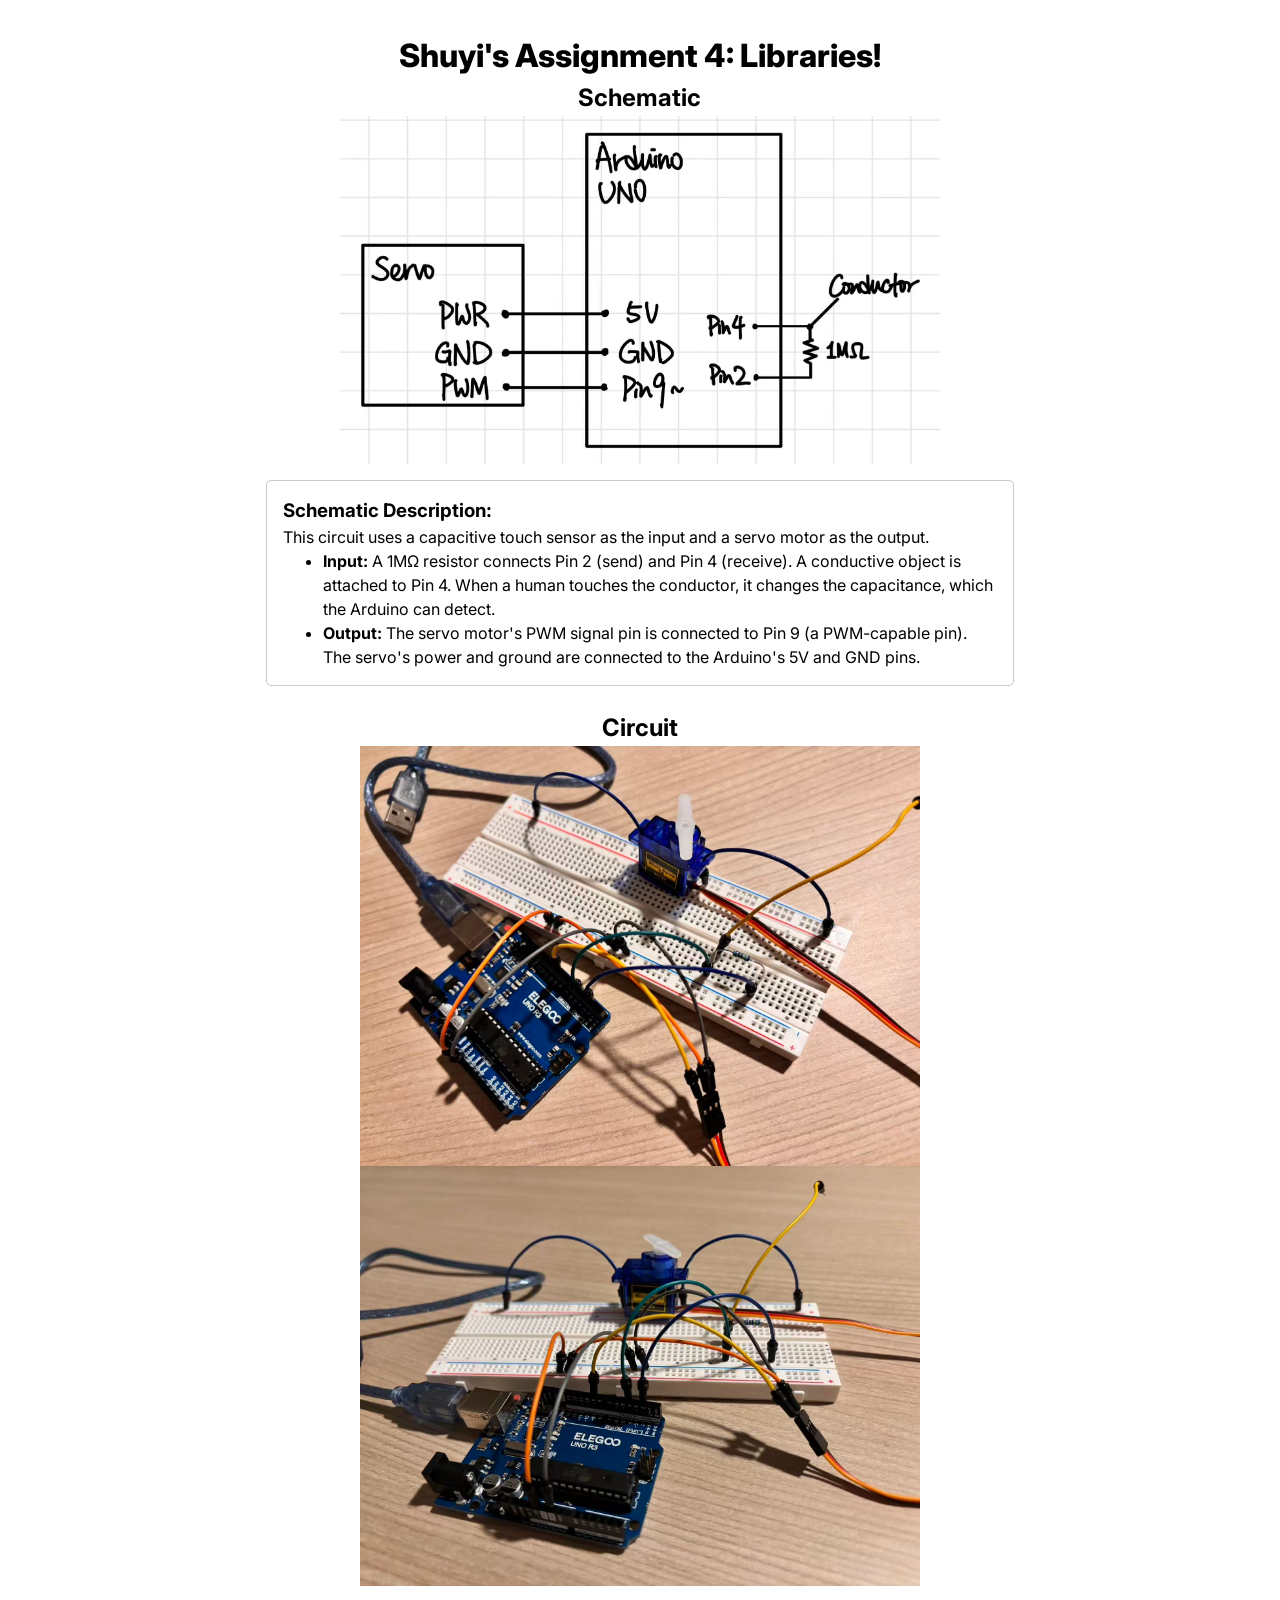
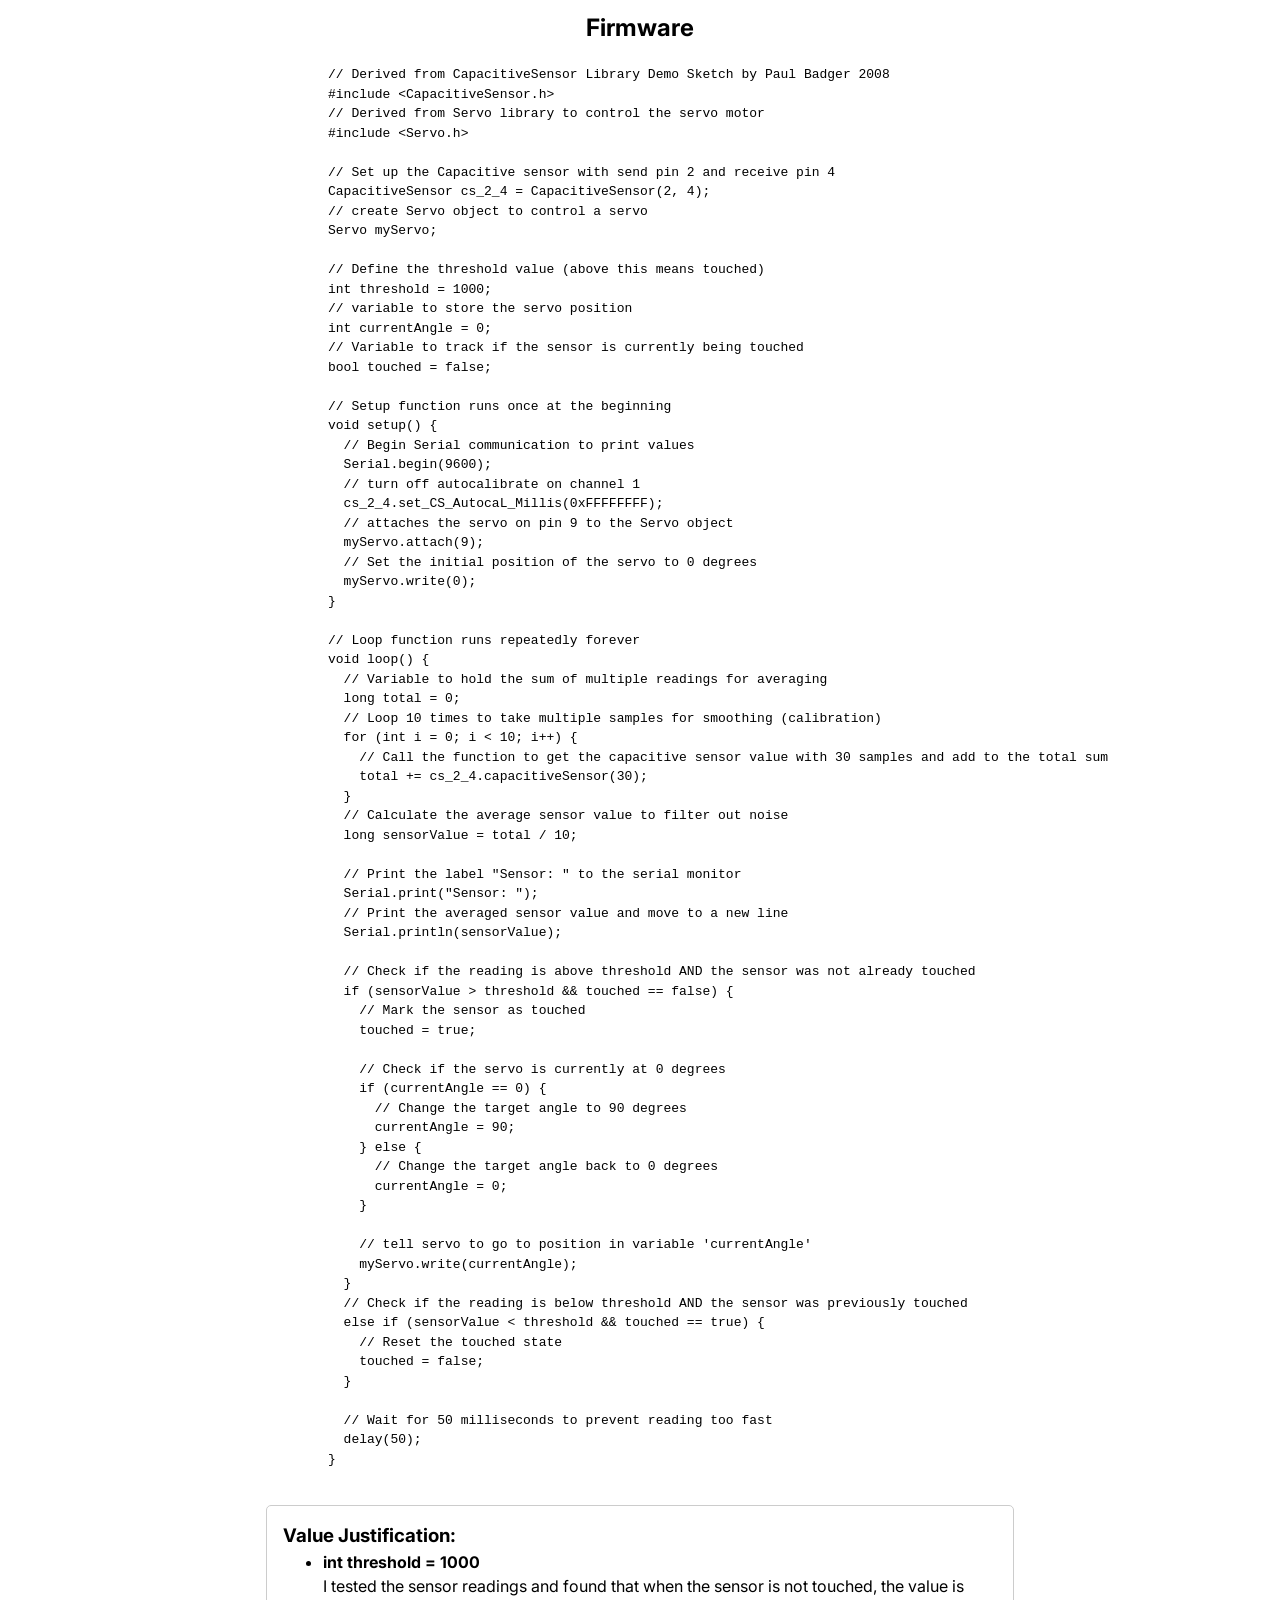
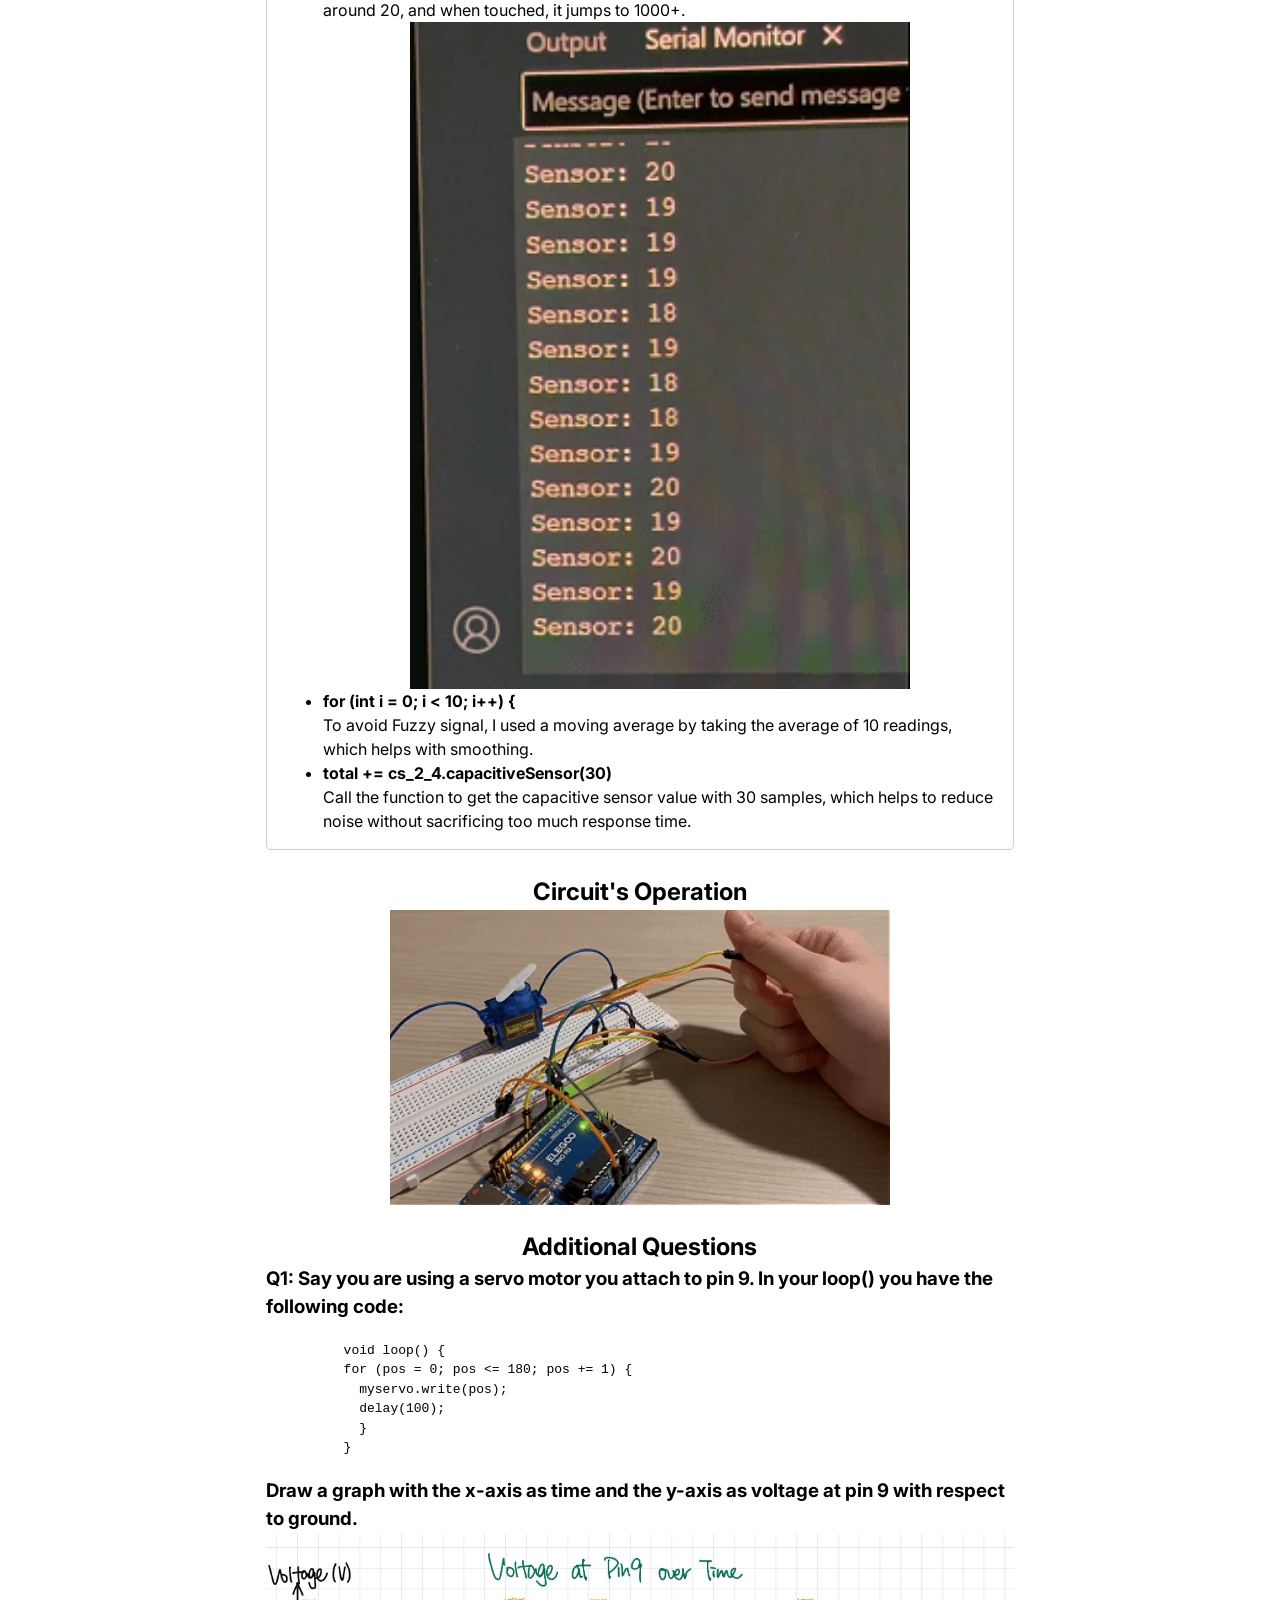
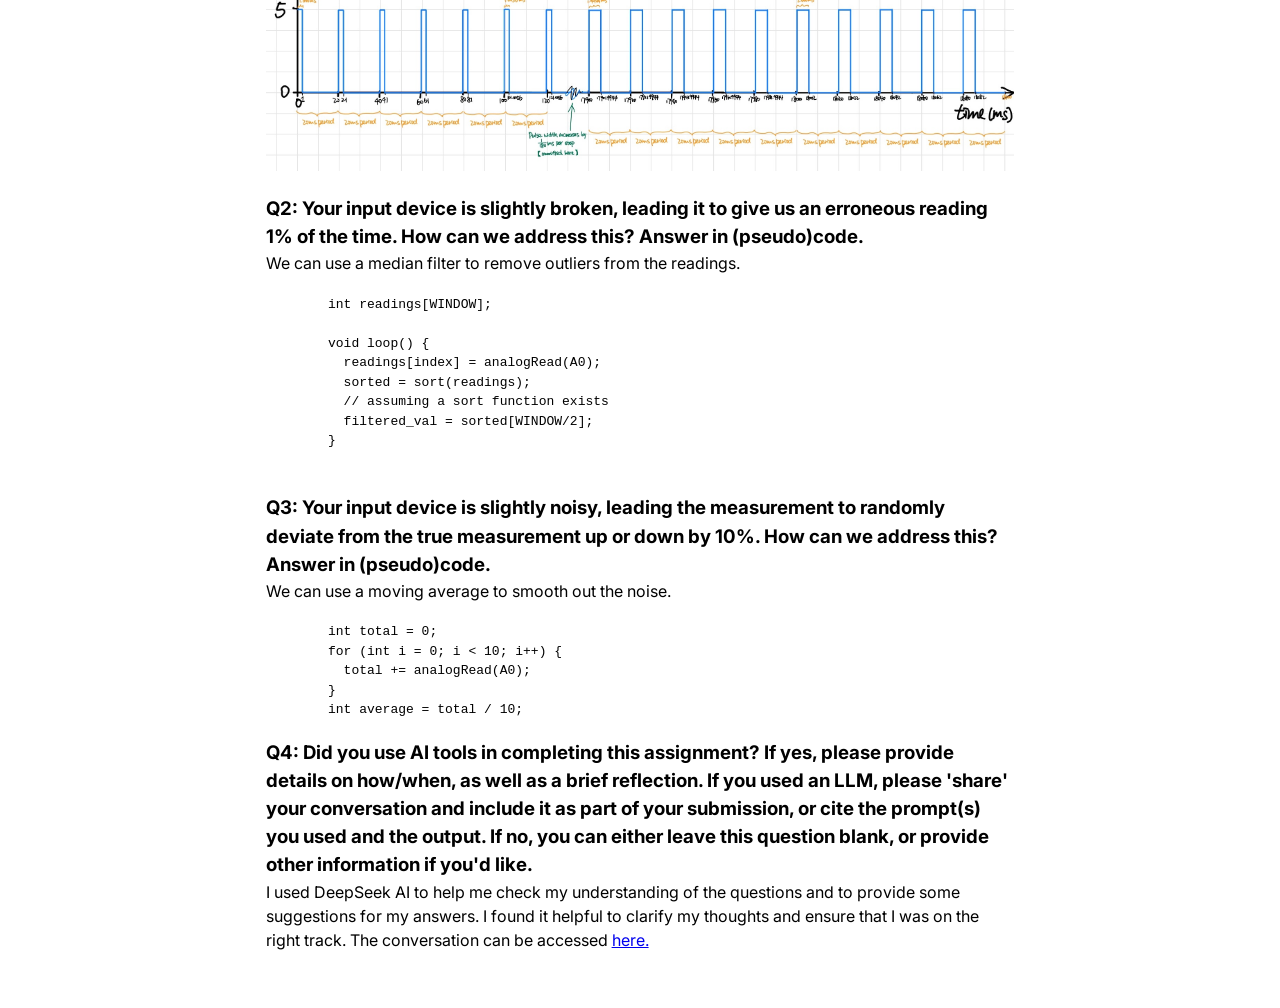
<file: docs/a4.html>
<!DOCTYPE html>
<html>
  <head>
    <meta charset="utf-8" />
    <meta name="viewport" content="width=device-width, maximum-scale=1.0" />

    <title>Shuyi's HCDE 439 Physical Computing Page!</title>

    <link href="style.css" rel="stylesheet" type="text/css" />
  </head>
  <body>
    <h1 style="text-align: center;">Shuyi's Assignment 4: Libraries!</h1>
    <div style="width: 80%; margin: 0 auto; text-align: center;">
      <h2>Schematic</h2>
      <img src="a4_sch.jpg" width="80%" id="a4_sch">
      <div class="resistor-calculation">
      <h3>Schematic Description:</h3>
        <p>
          This circuit uses a capacitive touch sensor as the input and a servo motor as the output.
        </p>

        <ul>
          <li><b>Input:</b> A 1MΩ resistor connects Pin 2 (send) and Pin 4 (receive). A conductive object is attached to Pin 4. When a human touches the conductor, it changes the capacitance, which the Arduino can detect.</li>
          <li><b>Output:</b> The servo motor's PWM signal pin is connected to Pin 9 (a PWM-capable pin). The servo's power and ground are connected to the Arduino's 5V and GND pins.</li>
        </ul>
        
    </div>
    <br>
    <div style="width: 700px; margin: 0 auto; text-align: center;">
      <h2>Circuit</h2>
      <img src="A4.jpg" width="80%" />
      <img src="a4_s.jpg" width="80%" />
    </div>
    <br>
    <div style="text-align: left;">
      <h2  style="text-align: center;">Firmware</h2>
      <pre><code>
        // Derived from CapacitiveSensor Library Demo Sketch by Paul Badger 2008
        #include &lt;CapacitiveSensor.h&gt;
        // Derived from Servo library to control the servo motor
        #include &lt;Servo.h&gt;

        // Set up the Capacitive sensor with send pin 2 and receive pin 4
        CapacitiveSensor cs_2_4 = CapacitiveSensor(2, 4);
        // create Servo object to control a servo
        Servo myServo;

        // Define the threshold value (above this means touched)
        int threshold = 1000;
        // variable to store the servo position
        int currentAngle = 0;
        // Variable to track if the sensor is currently being touched
        bool touched = false;

        // Setup function runs once at the beginning
        void setup() {
          // Begin Serial communication to print values
          Serial.begin(9600);
          // turn off autocalibrate on channel 1
          cs_2_4.set_CS_AutocaL_Millis(0xFFFFFFFF);
          // attaches the servo on pin 9 to the Servo object
          myServo.attach(9);
          // Set the initial position of the servo to 0 degrees
          myServo.write(0);
        }

        // Loop function runs repeatedly forever
        void loop() {
          // Variable to hold the sum of multiple readings for averaging
          long total = 0;
          // Loop 10 times to take multiple samples for smoothing (calibration)
          for (int i = 0; i < 10; i++) {
            // Call the function to get the capacitive sensor value with 30 samples and add to the total sum
            total += cs_2_4.capacitiveSensor(30);
          }
          // Calculate the average sensor value to filter out noise
          long sensorValue = total / 10;
          
          // Print the label "Sensor: " to the serial monitor
          Serial.print("Sensor: ");
          // Print the averaged sensor value and move to a new line
          Serial.println(sensorValue);

          // Check if the reading is above threshold AND the sensor was not already touched
          if (sensorValue > threshold && touched == false) {
            // Mark the sensor as touched
            touched = true;
            
            // Check if the servo is currently at 0 degrees
            if (currentAngle == 0) {
              // Change the target angle to 90 degrees
              currentAngle = 90;
            } else {
              // Change the target angle back to 0 degrees
              currentAngle = 0;
            }
            
            // tell servo to go to position in variable 'currentAngle'
            myServo.write(currentAngle);
          } 
          // Check if the reading is below threshold AND the sensor was previously touched
          else if (sensorValue < threshold && touched == true) {
            // Reset the touched state
            touched = false; 
          }

          // Wait for 50 milliseconds to prevent reading too fast
          delay(50);
        }
      </code></pre>
      <div class="resistor-calculation">
        <h3>Value Justification:</h3>
        <ul>
          <li><b>int threshold = 1000</b><br>I tested the sensor readings and found that when the sensor is not touched, the value is around 20, and when touched, it jumps to 1000+.<img src="a4_2.gif" width="500" /></li>
          <li><b>for (int i = 0; i < 10; i++) {</b><br>To avoid Fuzzy signal, I used a moving average by taking the average of 10 readings, which helps with smoothing.</li>
          <li><b>total += cs_2_4.capacitiveSensor(30)</b><br>Call the function to get the capacitive sensor value with 30 samples, which helps to reduce noise without sacrificing too much response time.</li>
        </ul>
      </div>
    </div>
    <br>
    <div style="width: 80%; margin: 0 auto; text-align: center;">
      <h2>Circuit's Operation</h2>
      <img src="a4.gif" width="500" />
    </div>
    <br>
    <div style="text-align: left;">
      <h2 style="text-align: center;">Additional Questions</h2>
      <h3>Q1: Say you are using a servo motor you attach to pin 9. In your loop() you have the following code: </h3>
        <pre><code>
          void loop() {
          for (pos = 0; pos <= 180; pos += 1) {
            myservo.write(pos); 
            delay(100); 
            }
          }
        </code></pre>
        <h3>Draw a graph with the x-axis as time and the y-axis as voltage at pin 9 with respect to ground.</h3>
      <img src="a4_vt.jpg" width="800" />
      
      <br>
      <h3>Q2: Your input device is slightly broken, leading it to give us an erroneous reading 1% of the time. How can we address this? Answer in (pseudo)code.</h3>
      <p>
        We can use a median filter to remove outliers from the readings.
      </p>
      <pre><code>
        int readings[WINDOW];

        void loop() {
          readings[index] = analogRead(A0);
          sorted = sort(readings);
          // assuming a sort function exists
          filtered_val = sorted[WINDOW/2];
        }
      </code></pre>

      <br>
      <h3>Q3: Your input device is slightly noisy, leading the measurement to randomly deviate from the true measurement up or down by 10%. How can we address this? Answer in (pseudo)code.</h3>
      <p>
        We can use a moving average to smooth out the noise.
      </p>
      <pre><code>
        int total = 0;
        for (int i = 0; i < 10; i++) {
          total += analogRead(A0);
        }
        int average = total / 10;
      </code></pre>

      <h3>Q4: Did you use AI tools in completing this assignment? If yes, please provide details on how/when, as well as a brief reflection. If you used an LLM, please 'share' your conversation and include it as part of your submission, or cite the prompt(s) you used and the output. If no, you can either leave this question blank, or provide other information if you'd like.</h3>
      <p>
        I used DeepSeek AI to help me check my understanding of the questions and to provide some suggestions for my answers. I found it helpful to clarify my thoughts and ensure that I was on the right track. The conversation can be accessed 
        <a href="https://chat.deepseek.com/share/h90gwim09ozw03acgr" target="_blank">here.</a>
      </p>
      <br>
    </div>
  </body>
</html>
</file>
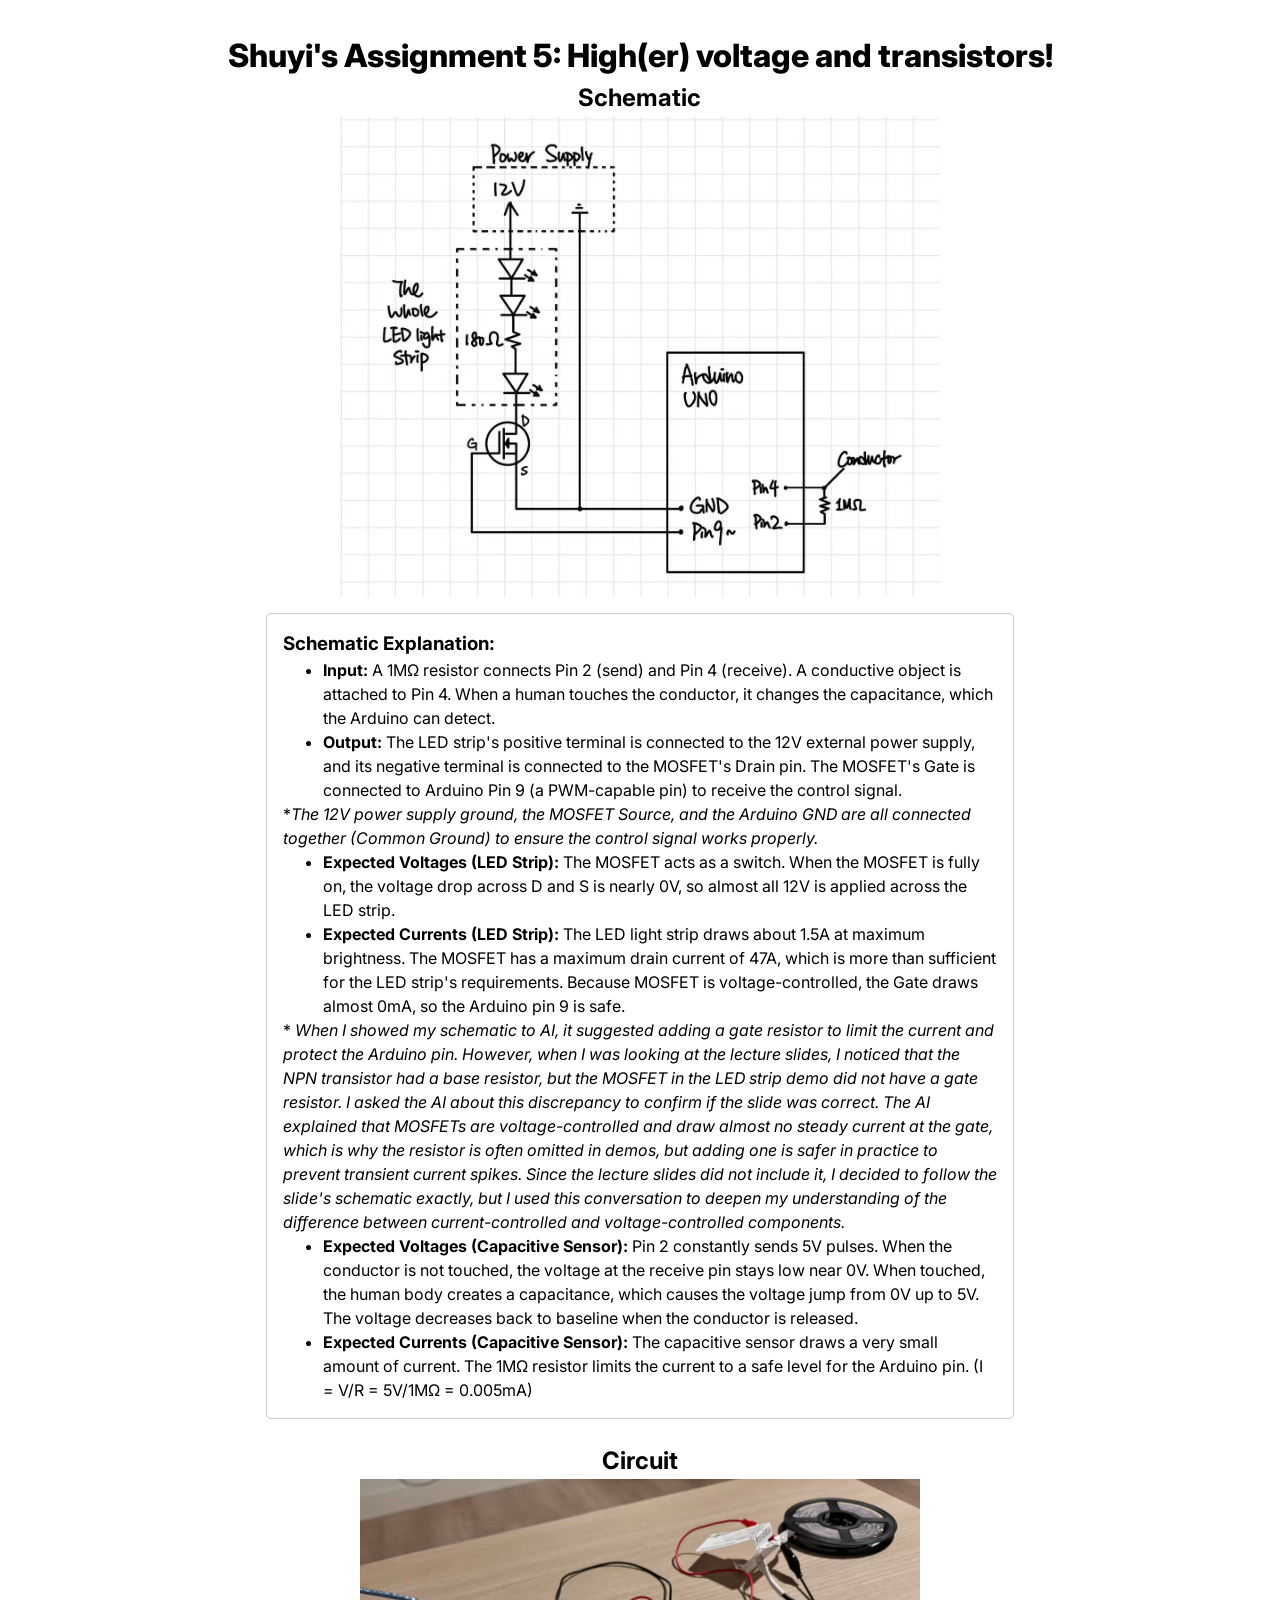
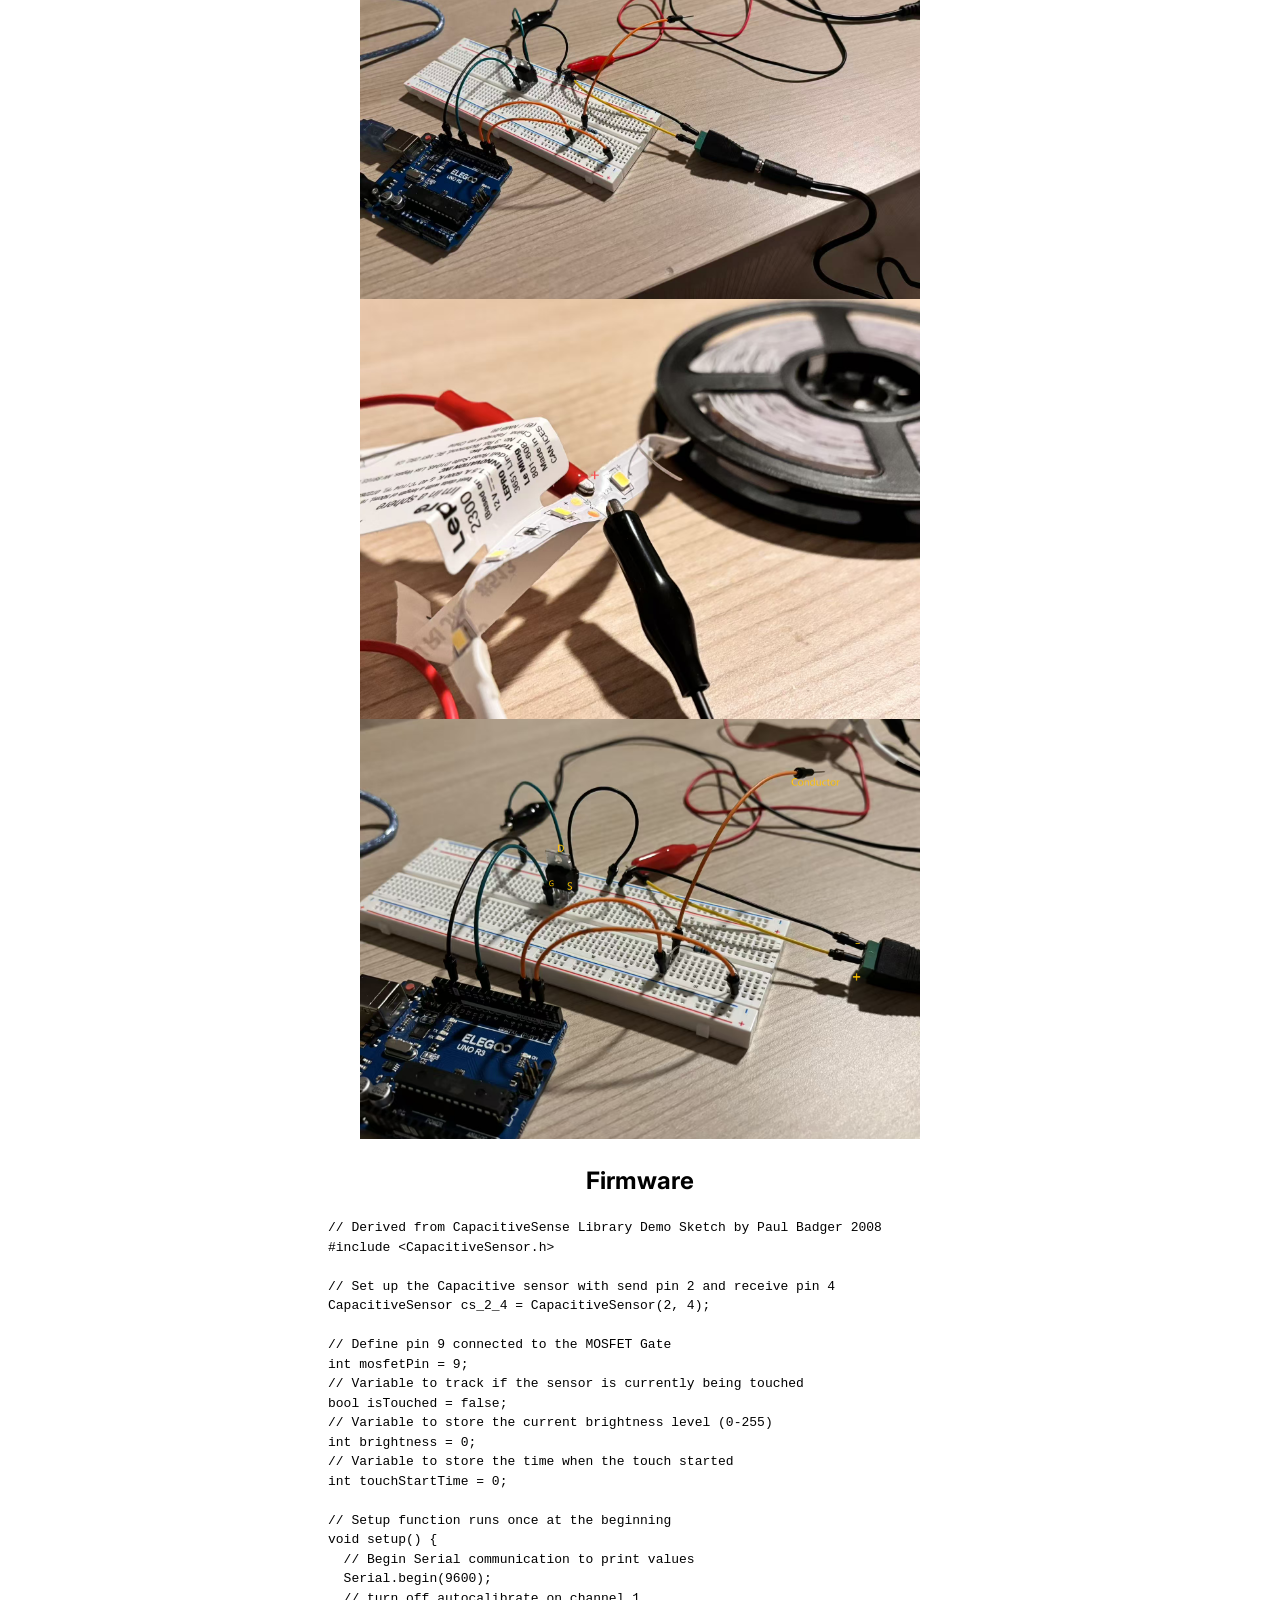
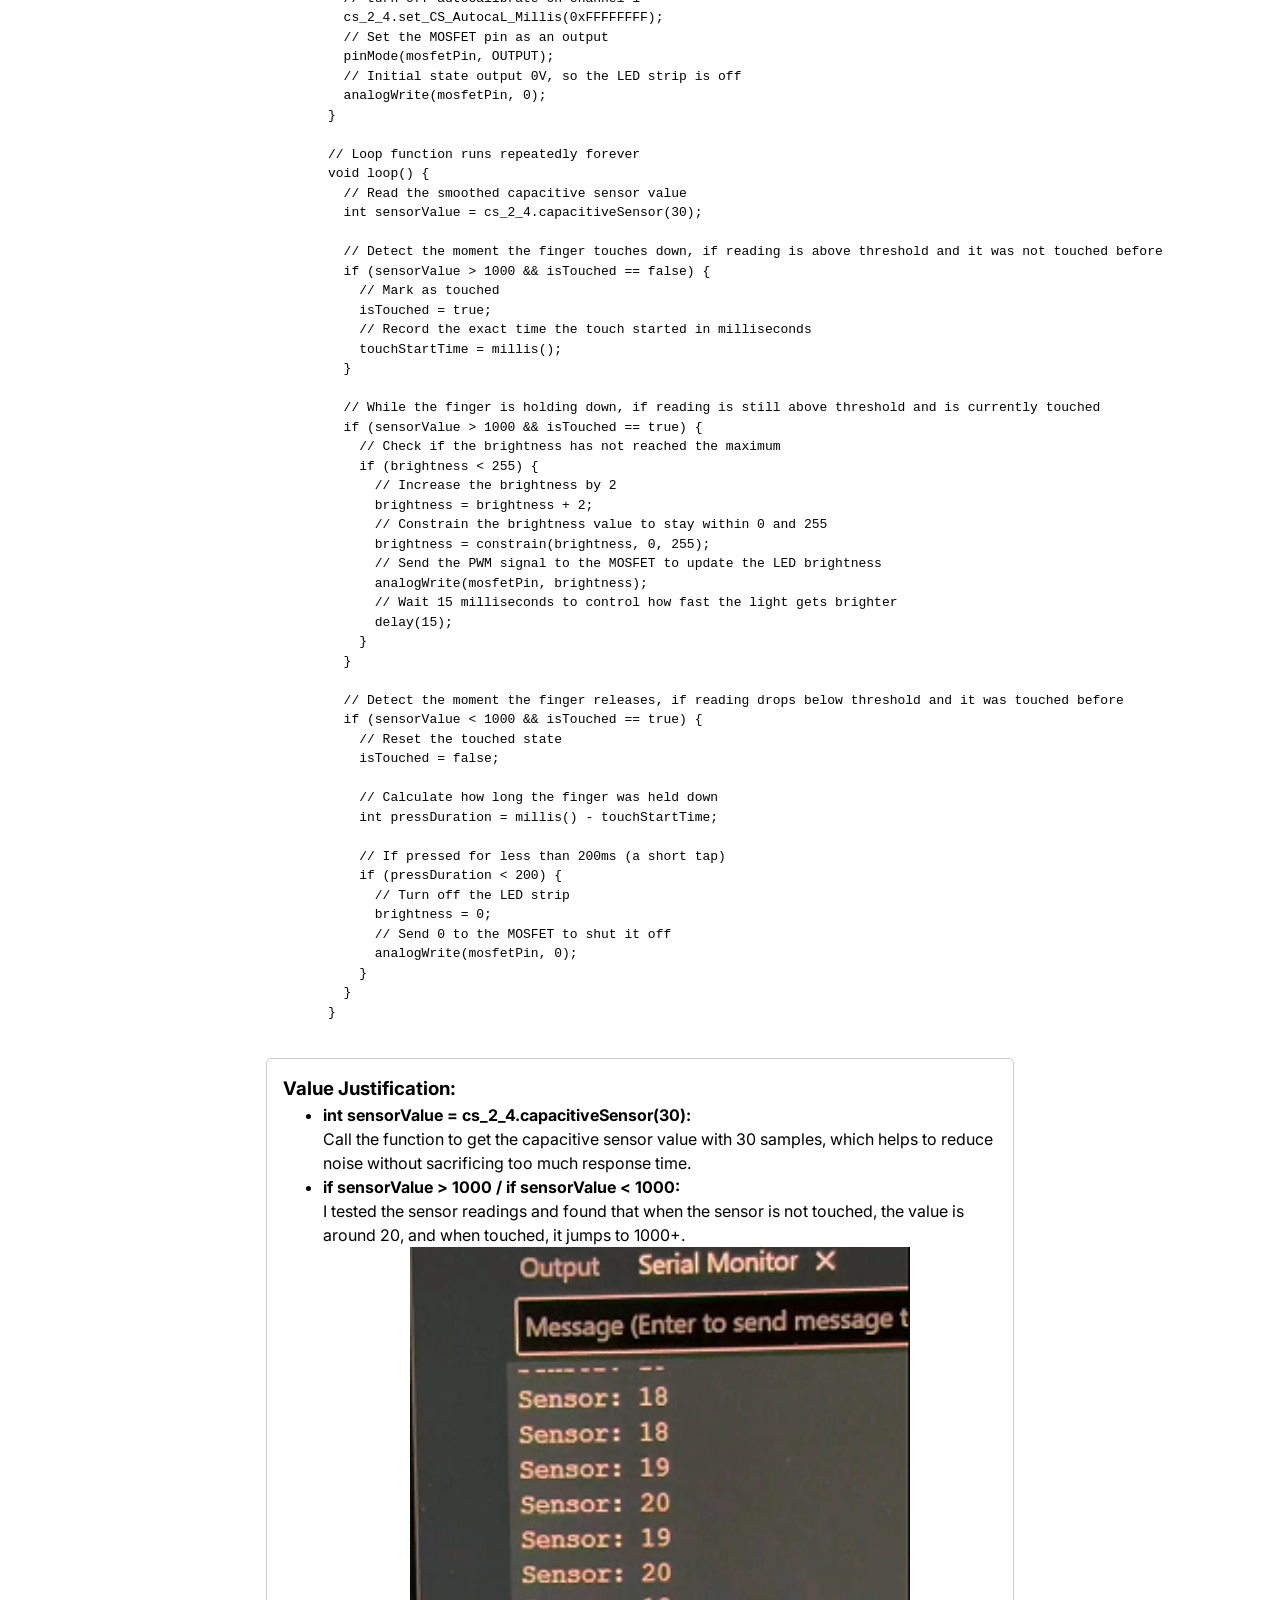
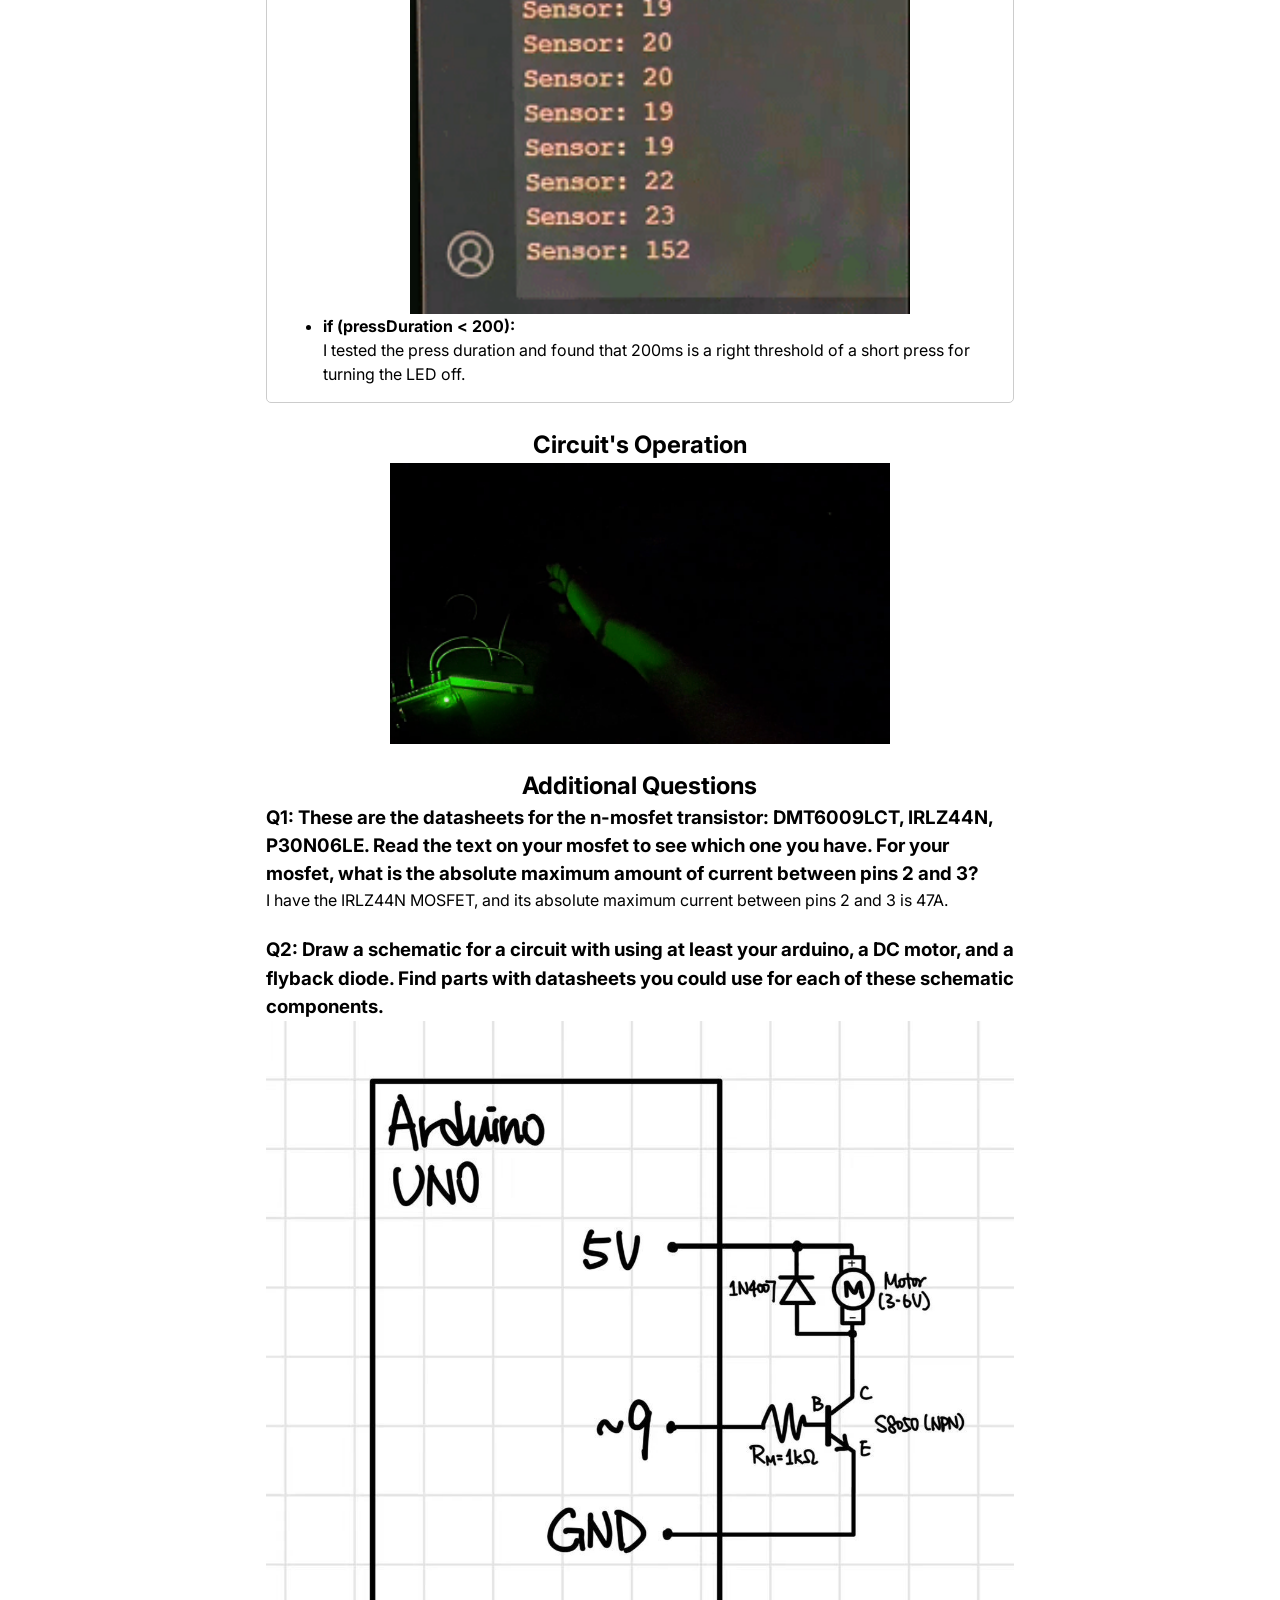
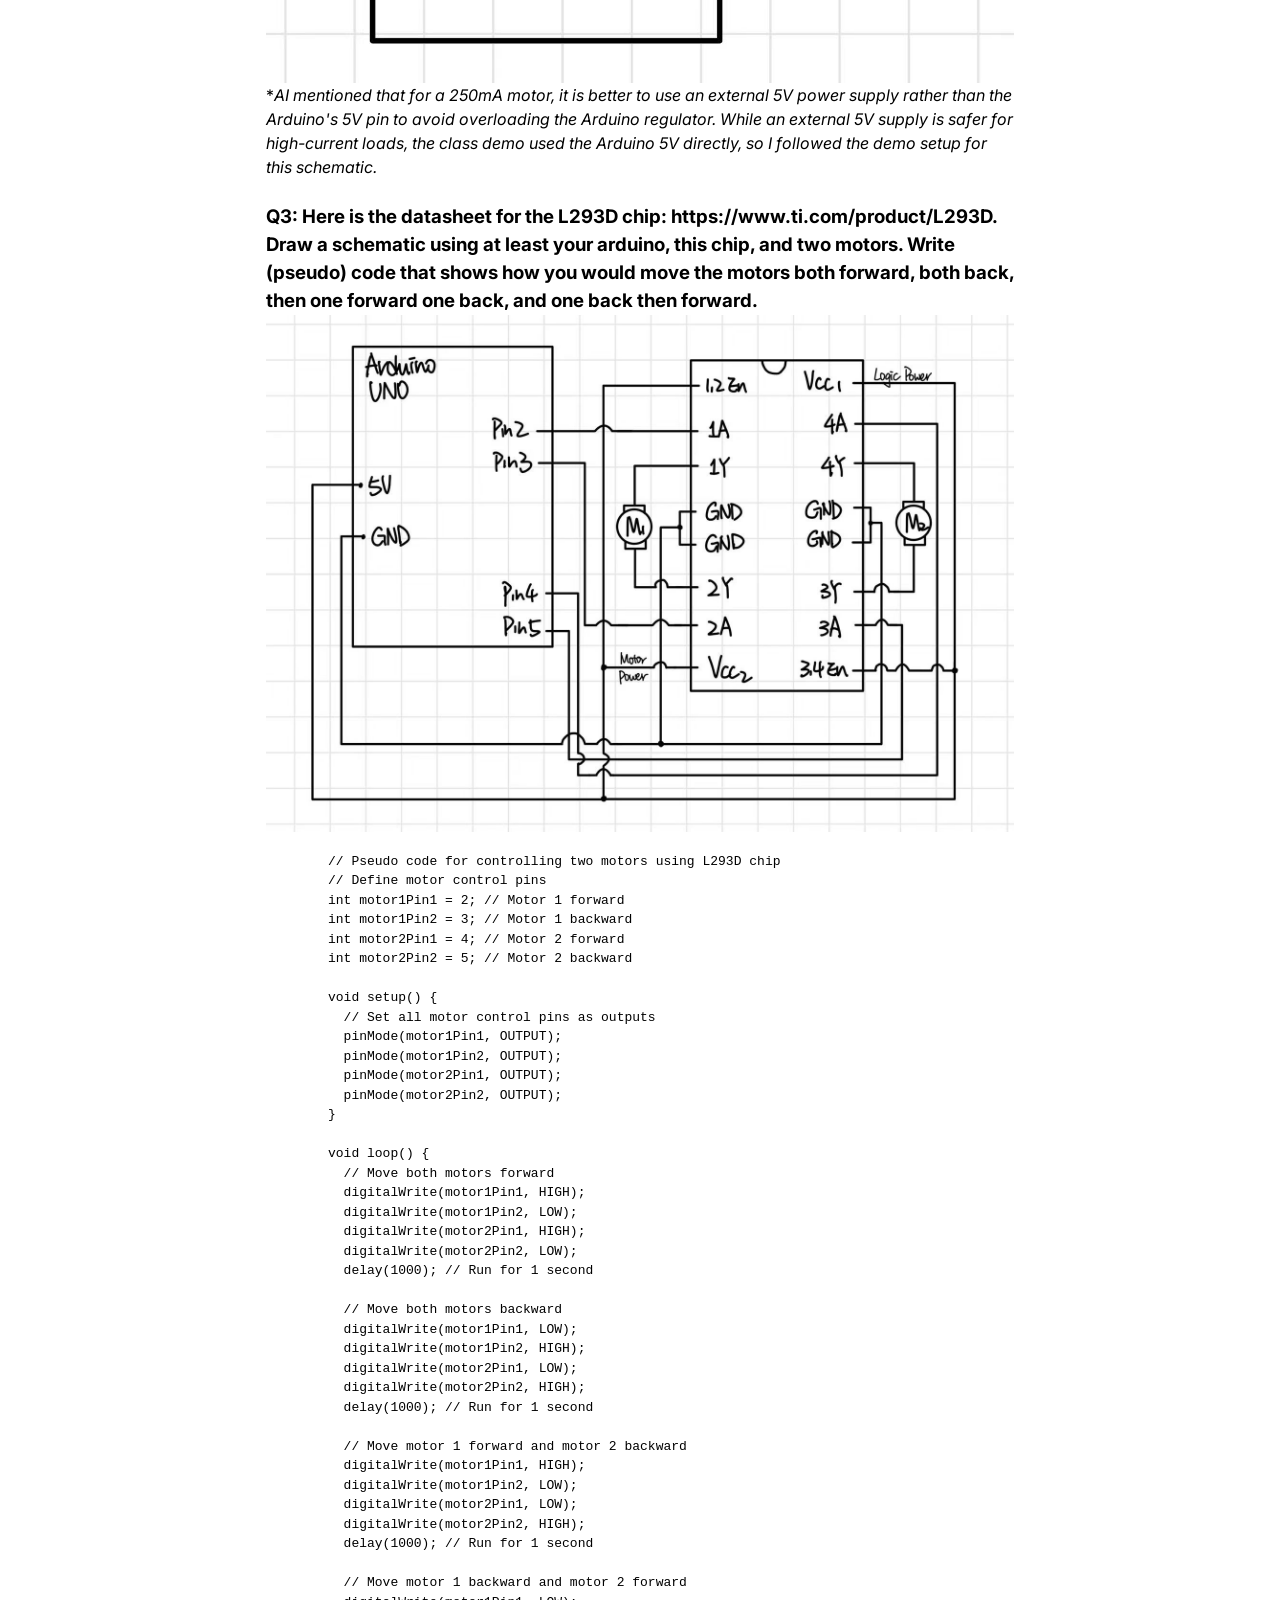
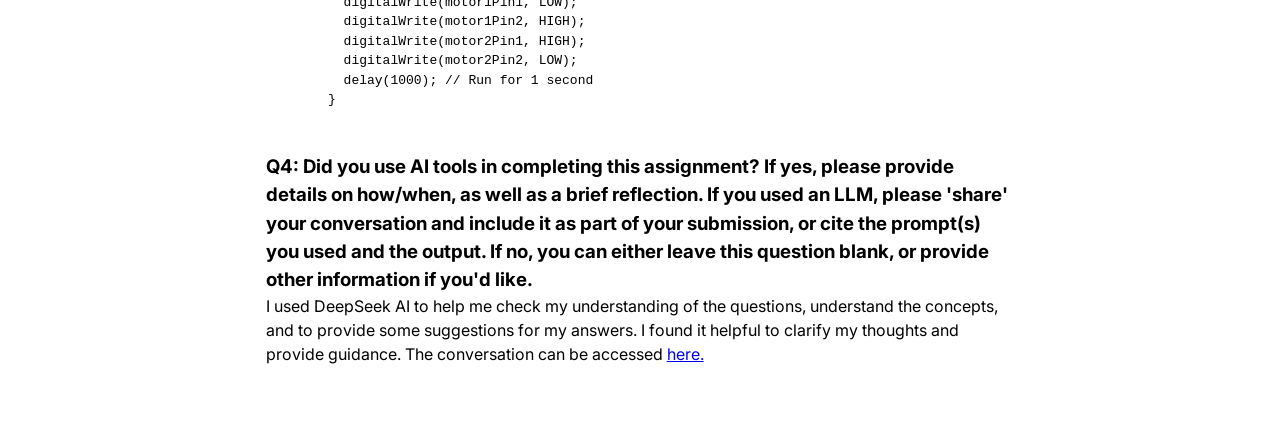
<file: docs/a5.html>
<!DOCTYPE html>
<html>
  <head>
    <meta charset="utf-8" />
    <meta name="viewport" content="width=device-width, maximum-scale=1.0" />

    <title>Shuyi's HCDE 439 Physical Computing Page!</title>

    <link href="style.css" rel="stylesheet" type="text/css" />
  </head>
  <body>
    <h1 style="text-align: center;">Shuyi's Assignment 5: High(er) voltage and transistors!</h1>
    <div style="width: 80%; margin: 0 auto; text-align: center;">
      <h2>Schematic</h2>
      <img src="a5_sch.jpg" width="80%" id="a4_sch">
      <div class="resistor-calculation">
      <h3>Schematic Explanation:</h3>
        <ul>
          <li><b>Input:</b> A 1MΩ resistor connects Pin 2 (send) and Pin 4 (receive). A conductive object is attached to Pin 4. When a human touches the conductor, it changes the capacitance, which the Arduino can detect.</li>
          <li><b>Output:</b> The LED strip's positive terminal is connected to the 12V external power supply, and its negative terminal is connected to the MOSFET's Drain pin. The MOSFET's Gate is connected to Arduino Pin 9 (a PWM-capable pin) to receive the control signal.</li>
        </ul>
        <p>*<i>The 12V power supply ground, the MOSFET Source, and the Arduino GND are all connected together (Common Ground) to ensure the control signal works properly.</i></p>
        
        <ul>
          <li><b>Expected Voltages (LED Strip):</b> The MOSFET acts as a switch. When the MOSFET is fully on, the voltage drop across D and S is nearly 0V, so almost all 12V is applied across the LED strip.</li>
          <li><b>Expected Currents (LED Strip):</b> The LED light strip draws about 1.5A at maximum brightness. The MOSFET has a maximum drain current of 47A, which is more than sufficient for the LED strip's requirements. Because MOSFET is voltage-controlled, the Gate draws almost 0mA, so the Arduino pin 9 is safe.</li>
        </ul>
        <p>*<i>
          When I showed my schematic to AI, it suggested adding a gate resistor to limit the current and protect the Arduino pin.
          However, when I was looking at the lecture slides, I noticed that the NPN transistor had a base resistor, but the MOSFET in the LED strip demo did not have a gate resistor. 
          I asked the AI about this discrepancy to confirm if the slide was correct. The AI explained that MOSFETs are voltage-controlled and draw almost no steady current at the gate, which is why the resistor is often omitted in demos, but adding one is safer in practice to prevent transient current spikes. 
          Since the lecture slides did not include it, I decided to follow the slide's schematic exactly, but I used this conversation to deepen my understanding of the difference between current-controlled and voltage-controlled components.
        </i></p>
        <ul>
          <li><b>Expected Voltages (Capacitive Sensor):</b> Pin 2 constantly sends 5V pulses. When the conductor is not touched, the voltage at the receive pin stays low near 0V. When touched, the human body creates a capacitance, which causes the voltage jump from 0V up to 5V. The voltage decreases back to baseline when the conductor is released.</li>
          <li><b>Expected Currents (Capacitive Sensor):</b> The capacitive sensor draws a very small amount of current. The 1MΩ resistor limits the current to a safe level for the Arduino pin. (I = V/R = 5V/1MΩ = 0.005mA) </li>
        </ul>
    </div>
    <br>
    <div style="width: 700px; margin: 0 auto; text-align: center;">
      <h2>Circuit</h2>
      <img src="a5_s1.jpg" width="80%" />
      <img src="a5_s2.png" width="80%" />
      <img src="a5_s3.png" width="80%" />
    </div>
    <br>
    <div style="text-align: left;">
      <h2  style="text-align: center;">Firmware</h2>
      <pre><code>
        // Derived from CapacitiveSense Library Demo Sketch by Paul Badger 2008
        #include &lt;CapacitiveSensor.h&gt;

        // Set up the Capacitive sensor with send pin 2 and receive pin 4
        CapacitiveSensor cs_2_4 = CapacitiveSensor(2, 4);

        // Define pin 9 connected to the MOSFET Gate
        int mosfetPin = 9;
        // Variable to track if the sensor is currently being touched
        bool isTouched = false;
        // Variable to store the current brightness level (0-255)
        int brightness = 0;
        // Variable to store the time when the touch started
        int touchStartTime = 0;

        // Setup function runs once at the beginning
        void setup() {
          // Begin Serial communication to print values
          Serial.begin(9600);
          // turn off autocalibrate on channel 1
          cs_2_4.set_CS_AutocaL_Millis(0xFFFFFFFF);
          // Set the MOSFET pin as an output
          pinMode(mosfetPin, OUTPUT);
          // Initial state output 0V, so the LED strip is off
          analogWrite(mosfetPin, 0);
        }

        // Loop function runs repeatedly forever
        void loop() {
          // Read the smoothed capacitive sensor value
          int sensorValue = cs_2_4.capacitiveSensor(30);

          // Detect the moment the finger touches down, if reading is above threshold and it was not touched before
          if (sensorValue > 1000 && isTouched == false) {
            // Mark as touched
            isTouched = true;
            // Record the exact time the touch started in milliseconds
            touchStartTime = millis();
          }

          // While the finger is holding down, if reading is still above threshold and is currently touched
          if (sensorValue > 1000 && isTouched == true) {
            // Check if the brightness has not reached the maximum
            if (brightness < 255) {
              // Increase the brightness by 2
              brightness = brightness + 2;
              // Constrain the brightness value to stay within 0 and 255
              brightness = constrain(brightness, 0, 255);
              // Send the PWM signal to the MOSFET to update the LED brightness
              analogWrite(mosfetPin, brightness);
              // Wait 15 milliseconds to control how fast the light gets brighter
              delay(15);
            }
          }

          // Detect the moment the finger releases, if reading drops below threshold and it was touched before
          if (sensorValue < 1000 && isTouched == true) {
            // Reset the touched state
            isTouched = false;
            
            // Calculate how long the finger was held down
            int pressDuration = millis() - touchStartTime;
            
            // If pressed for less than 200ms (a short tap)
            if (pressDuration < 200) {
              // Turn off the LED strip
              brightness = 0;
              // Send 0 to the MOSFET to shut it off
              analogWrite(mosfetPin, 0);
            }
          }
        }
      </code></pre>
      <div class="resistor-calculation">
        <h3>Value Justification:</h3>
        <ul>
          <li><b>int sensorValue = cs_2_4.capacitiveSensor(30):</b><br>Call the function to get the capacitive sensor value with 30 samples, which helps to reduce noise without sacrificing too much response time.</li>
          <li><b>if sensorValue > 1000 / if sensorValue < 1000:</b><br>I tested the sensor readings and found that when the sensor is not touched, the value is around 20, and when touched, it jumps to 1000+.<img src="a4_2.gif" width="500" /></li>
          <li><b>if (pressDuration < 200):</b><br>I tested the press duration and found that 200ms is a right threshold of a short press for turning the LED off.</li>
          
        </ul>
      </div>
    </div>
    <br>
    <div style="width: 80%; margin: 0 auto; text-align: center;">
      <h2>Circuit's Operation</h2>
      <img src="a5.gif" width="500" />
    </div>
    <br>
    <div style="text-align: left;">
      <h2 style="text-align: center;">Additional Questions</h2>
      <h3>Q1: These are the datasheets for the n-mosfet transistor: DMT6009LCT, IRLZ44N, P30N06LE. Read the text on your mosfet to see which one you have. For your mosfet, what is the absolute maximum amount of current between pins 2 and 3?</h3>
        <p>I have the IRLZ44N MOSFET, and its absolute maximum current between pins 2 and 3 is 47A.</p>
      
      <br>
      <h3>Q2: Draw a schematic for a circuit with using at least your arduino, a DC motor, and a flyback diode. Find parts with datasheets you could use for each of these schematic components.</h3>
      <img src="a5_vt.jpg" width="800" />
      <p>*<i>AI mentioned that for a 250mA motor, it is better to use an external 5V power supply rather than the Arduino's 5V pin to avoid overloading the Arduino regulator. 
        While an external 5V supply is safer for high-current loads, the class demo used the Arduino 5V directly, so I followed the demo setup for this schematic.</i></p>
      <br>
      <h3>Q3: Here is the datasheet for the L293D chip: https://www.ti.com/product/L293D. Draw a schematic using at least your arduino, this chip, and two motors. Write (pseudo) code that shows how you would move the motors both forward, both back, then one forward one back, and one back then forward.</h3>
      <img src="a5_vt2.jpg" width="800" />
      <pre><code>
        // Pseudo code for controlling two motors using L293D chip
        // Define motor control pins
        int motor1Pin1 = 2; // Motor 1 forward
        int motor1Pin2 = 3; // Motor 1 backward
        int motor2Pin1 = 4; // Motor 2 forward
        int motor2Pin2 = 5; // Motor 2 backward

        void setup() {
          // Set all motor control pins as outputs
          pinMode(motor1Pin1, OUTPUT);
          pinMode(motor1Pin2, OUTPUT);
          pinMode(motor2Pin1, OUTPUT);
          pinMode(motor2Pin2, OUTPUT);
        }

        void loop() {
          // Move both motors forward
          digitalWrite(motor1Pin1, HIGH);
          digitalWrite(motor1Pin2, LOW);
          digitalWrite(motor2Pin1, HIGH);
          digitalWrite(motor2Pin2, LOW);
          delay(1000); // Run for 1 second

          // Move both motors backward
          digitalWrite(motor1Pin1, LOW);
          digitalWrite(motor1Pin2, HIGH);
          digitalWrite(motor2Pin1, LOW);
          digitalWrite(motor2Pin2, HIGH);
          delay(1000); // Run for 1 second

          // Move motor 1 forward and motor 2 backward
          digitalWrite(motor1Pin1, HIGH);
          digitalWrite(motor1Pin2, LOW);
          digitalWrite(motor2Pin1, LOW);
          digitalWrite(motor2Pin2, HIGH);
          delay(1000); // Run for 1 second

          // Move motor 1 backward and motor 2 forward
          digitalWrite(motor1Pin1, LOW);
          digitalWrite(motor1Pin2, HIGH);
          digitalWrite(motor2Pin1, HIGH);
          digitalWrite(motor2Pin2, LOW);
          delay(1000); // Run for 1 second
        }
      </code></pre>
      <br>
      <h3>Q4: Did you use AI tools in completing this assignment? If yes, please provide details on how/when, as well as a brief reflection. If you used an LLM, please 'share' your conversation and include it as part of your submission, or cite the prompt(s) you used and the output. If no, you can either leave this question blank, or provide other information if you'd like.</h3>
      <p>
        I used DeepSeek AI to help me check my understanding of the questions, understand the concepts, and to provide some suggestions for my answers. I found it helpful to clarify my thoughts and provide guidance. The conversation can be accessed 
        <a href="https://chat.deepseek.com/share/v8jhqqxplxuoez46qm" target="_blank">here.</a>
      </p>
      <br>
    </div>
  </body>
</html>
</file>
<file: docs/style.css>
@import url("https://fonts.googleapis.com/css2?family=Inter:wght@100;200;300;400;500;600;700;800;900&display=swap");

*,
*::before,
*::after {
  box-sizing: border-box;
}

* {
  margin: 0;
}

img,
picture,
video,
canvas,
svg {
  margin: 0 auto;
  display: block;
  max-width: 100%;
}

body {
  font-family: "Inter", sans-serif;
  line-height: 1.5;
  -webkit-font-smoothing: antialiased;
  max-width: 1000px;
  padding: 2em;
  margin: auto;
}

h1 {
  font-weight: 800;
}

h2 {
  font-weight: 700;
}

.resistor-calculation {
  text-align: left;
  margin-top: 1em;
  padding: 1em;
  border: 1px solid #ccc;
  border-radius: 5px;
  width: 100%;
}

.header {
  display: flex;
  gap: 1em;
  margin-top: 1em;
}

.header img {
  width: 50%;
  object-fit: cover;
}

.grid {
  display: grid;
  grid-template-columns: repeat(auto-fit, minmax(250px, 1fr));
  gap: 1em;
  margin-top: 2em;
}

.assignment a {
  color: #000;
  text-decoration: none;
}

.assignment a:hover {
  color: #f06;
}

.assignment img {
  aspect-ratio: 1;
  object-fit: cover;
}

.assignment p {
  margin-top: 0.5em;
}

#a3_sch{
  align-items: center;
  text-align: center;
}
</file>
